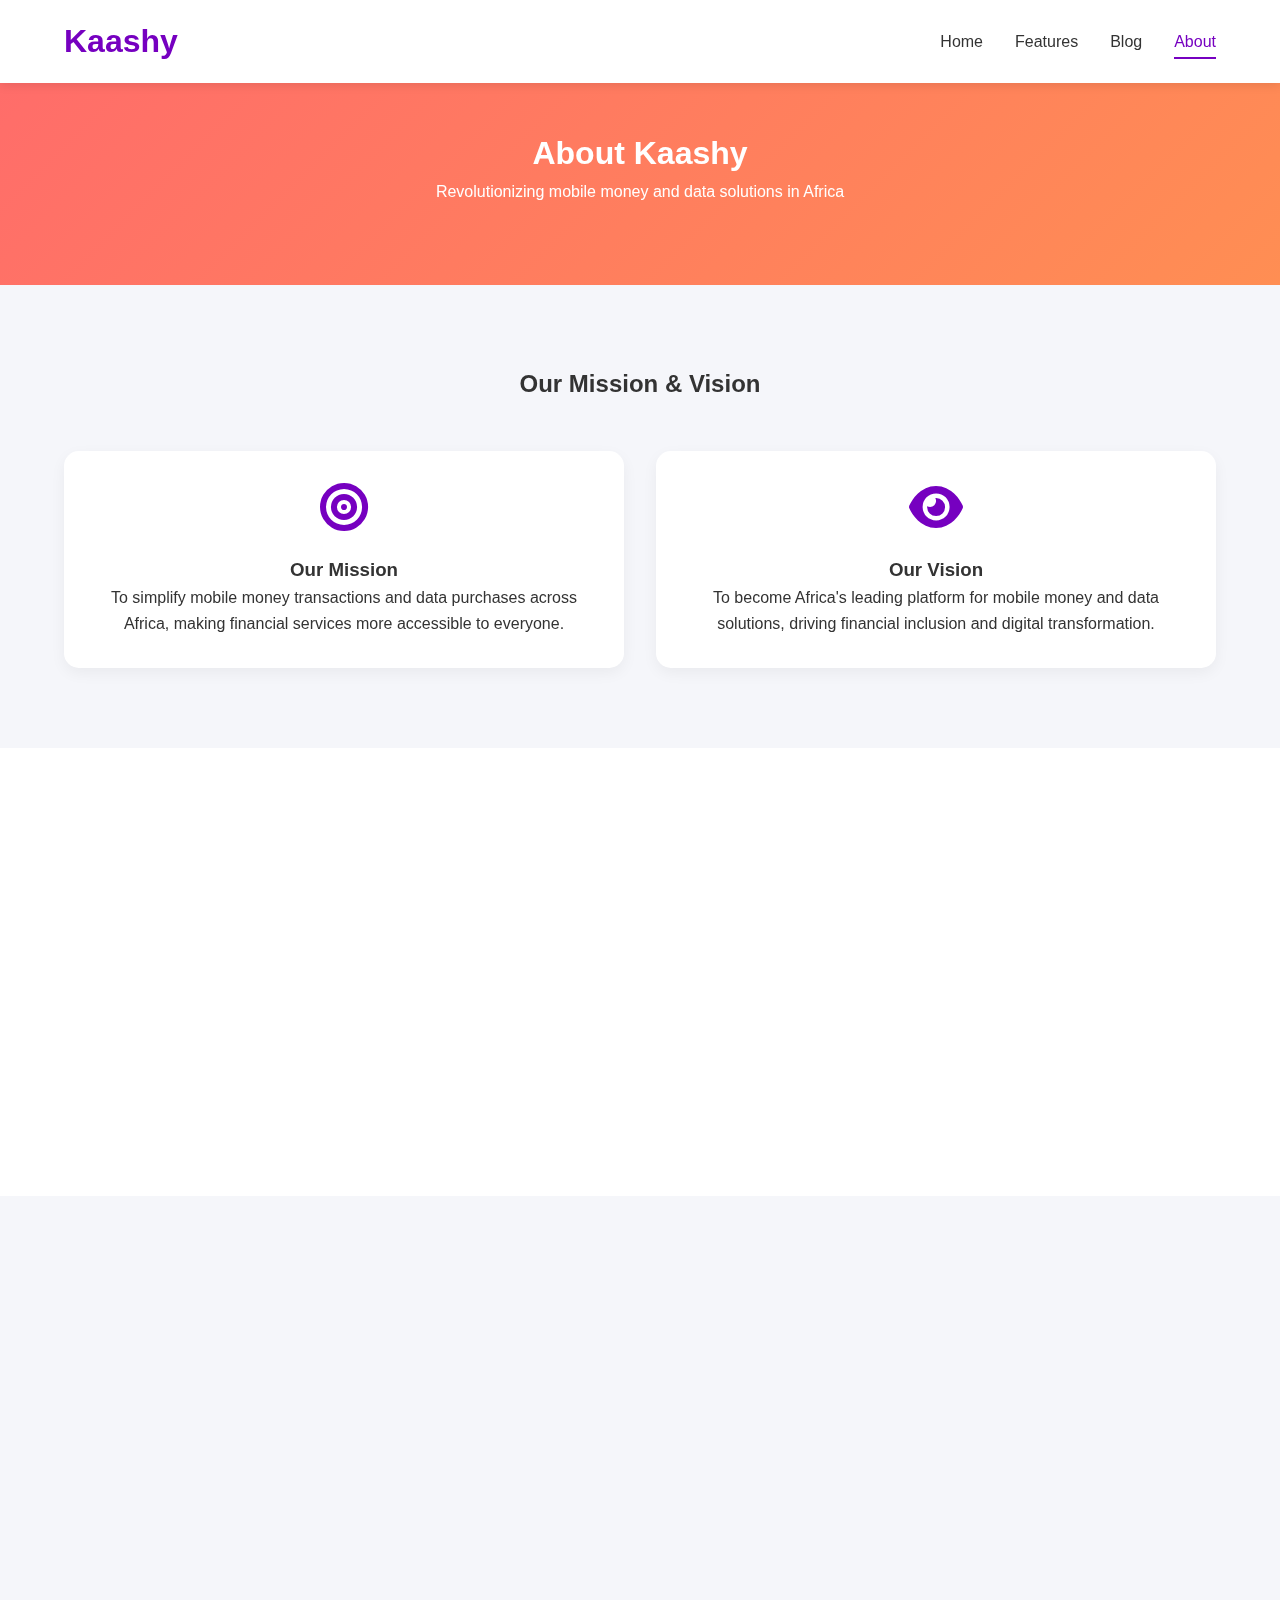
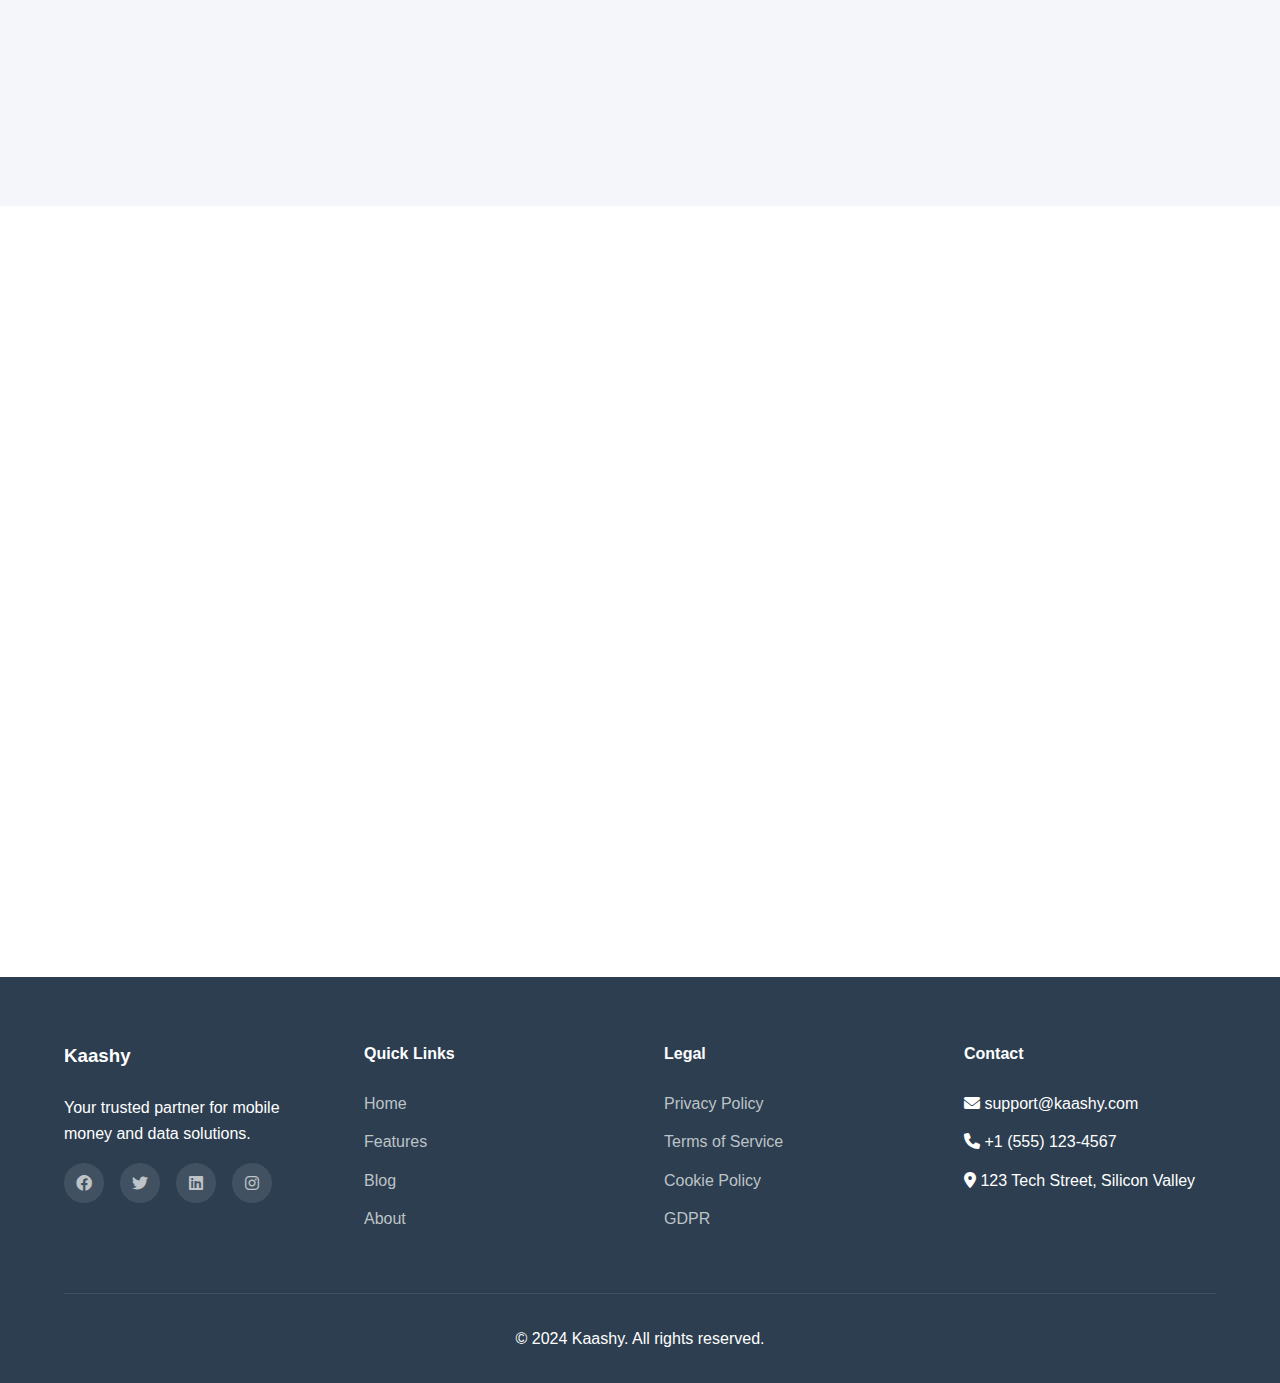
<file: about.html>
<!DOCTYPE html>
<html lang="en">
<head>
    <meta charset="UTF-8">
    <meta name="viewport" content="width=device-width, initial-scale=1.0">
    <title>About - Kaashy</title>
    <link rel="stylesheet" href="styles.css">
    <link rel="stylesheet" href="css/about.css">
    <link rel="stylesheet" href="https://cdnjs.cloudflare.com/ajax/libs/font-awesome/6.0.0/css/all.min.css">
    <link href="https://unpkg.com/aos@2.3.1/dist/aos.css" rel="stylesheet">
</head>
<body>
    <!-- Header -->
    <header class="header">
        <div class="logo">
            <h1>Kaashy</h1>
        </div>
        <nav class="nav-desktop">
            <ul>
                <li><a href="index.html">Home</a></li>
                <li><a href="features.html">Features</a></li>
                <li><a href="blog.html">Blog</a></li>
                <li><a href="about.html" class="active">About</a></li>
            </ul>
        </nav>
        <div class="hamburger">
            <span></span>
            <span></span>
            <span></span>
        </div>
    </header>

    <!-- Mobile Menu -->
    <div class="mobile-menu">
        <div class="close-btn">×</div>
        <ul>
            <li><a href="index.html">Home</a></li>
            <li><a href="features.html">Features</a></li>
            <li><a href="blog.html">Blog</a></li>
            <li><a href="about.html">About</a></li>
        </ul>
    </div>

    <!-- About Hero -->
    <section class="about-hero">
        <h1 data-aos="fade-up">About Kaashy</h1>
        <p data-aos="fade-up" data-aos-delay="100">Revolutionizing mobile money and data solutions in Africa</p>
    </section>

    <!-- Mission & Vision -->
    <section class="about-section">
        <h2 data-aos="fade-up">Our Mission & Vision</h2>
        <div class="mission-vision">
            <div class="mission-card" data-aos="fade-up">
                <i class="fas fa-bullseye"></i>
                <h3>Our Mission</h3>
                <p>To simplify mobile money transactions and data purchases across Africa, making financial services more accessible to everyone.</p>
            </div>
            <div class="vision-card" data-aos="fade-up" data-aos-delay="100">
                <i class="fas fa-eye"></i>
                <h3>Our Vision</h3>
                <p>To become Africa's leading platform for mobile money and data solutions, driving financial inclusion and digital transformation.</p>
            </div>
        </div>
    </section>

    <!-- Our Values -->
    <section class="about-section">
        <h2 data-aos="fade-up">Our Values</h2>
        <div class="values-grid">
            <div class="value-card" data-aos="fade-up">
                <i class="fas fa-users"></i>
                <h3>Financial Inclusion</h3>
                <p>Making financial services accessible to everyone</p>
            </div>
            <div class="value-card" data-aos="fade-up" data-aos-delay="100">
                <i class="fas fa-shield-alt"></i>
                <h3>Trust & Security</h3>
                <p>Ensuring safe and secure transactions</p>
            </div>
            <div class="value-card" data-aos="fade-up" data-aos-delay="200">
                <i class="fas fa-bolt"></i>
                <h3>Innovation</h3>
                <p>Constantly improving our services</p>
            </div>
            <div class="value-card" data-aos="fade-up" data-aos-delay="300">
                <i class="fas fa-heart"></i>
                <h3>Customer First</h3>
                <p>Putting our users' needs first</p>
            </div>
        </div>
    </section>

    <!-- Our Team -->
    <section class="about-section">
        <h2 data-aos="fade-up">Meet Our Co-Founders</h2>
        <div class="team-grid">
            <div class="team-member" data-aos="fade-up">
                <img src="CEO.jpg" alt="Abdirahman Bile" class="team-image circle-image">
                <div class="team-info">
                    <h3>Abdirahman Bile</h3>
                    <p>Co-Founder & CEO</p>
                    <div class="team-social">
                        <a href="#"><i class="fab fa-linkedin"></i></a>
                        <a href="#"><i class="fab fa-twitter"></i></a>
                        <a href="#"><i class="fas fa-envelope"></i></a>
                    </div>
                </div>
            </div>
            <div class="team-member" data-aos="fade-up" data-aos-delay="100">
                <img src="CEO.jpg" alt="Shafi Abdirahman" class="team-image circle-image">
                <div class="team-info">
                    <h3>Shafi Abdirahman</h3>
                    <p>Co-Founder & CTO</p>
                    <div class="team-social">
                        <a href="#"><i class="fab fa-linkedin"></i></a>
                        <a href="#"><i class="fab fa-twitter"></i></a>
                        <a href="#"><i class="fas fa-envelope"></i></a>
                    </div>
                </div>
            </div>
        </div>
    </section>

    <!-- Contact Form Section -->
    <section class="about-section">
        <h2 data-aos="fade-up">Get in Touch</h2>
        <div class="contact-container" data-aos="fade-up">
            <div class="contact-info">
                <div class="info-item">
                    <i class="fas fa-map-marker-alt"></i>
                    <div>
                        <h3>Our Location</h3>
                        <p>123 Tech Street, Silicon Valley</p>
                    </div>
                </div>
                <div class="info-item">
                    <i class="fas fa-phone"></i>
                    <div>
                        <h3>Phone Number</h3>
                        <p>+1 (555) 123-4567</p>
                    </div>
                </div>
                <div class="info-item">
                    <i class="fas fa-envelope"></i>
                    <div>
                        <h3>Email Address</h3>
                        <p>support@kaashy.com</p>
                    </div>
                </div>
            </div>
            <form class="contact-form" id="contactForm">
                <div class="form-group">
                    <input type="text" id="name" name="name" required>
                    <label for="name">Your Name</label>
                </div>
                <div class="form-group">
                    <input type="email" id="email" name="email" required>
                    <label for="email">Your Email</label>
                </div>
                <div class="form-group">
                    <input type="text" id="subject" name="subject" required>
                    <label for="subject">Subject</label>
                </div>
                <div class="form-group">
                    <textarea id="message" name="message" required></textarea>
                    <label for="message">Your Message</label>
                </div>
                <button type="submit" class="btn primary">Send Message</button>
            </form>
        </div>
    </section>

    <!-- Footer -->
    <footer class="footer">
        <div class="footer-content">
            <div class="footer-section">
                <h3>Kaashy</h3>
                <p>Your trusted partner for mobile money and data solutions.</p>
                <div class="social-links">
                    <a href="#"><i class="fab fa-facebook"></i></a>
                    <a href="#"><i class="fab fa-twitter"></i></a>
                    <a href="#"><i class="fab fa-linkedin"></i></a>
                    <a href="#"><i class="fab fa-instagram"></i></a>
                </div>
            </div>
            <div class="footer-section">
                <h4>Quick Links</h4>
                <ul>
                    <li><a href="index.html">Home</a></li>
                    <li><a href="features.html">Features</a></li>
                    <li><a href="blog.html">Blog</a></li>
                    <li><a href="about.html">About</a></li>
                </ul>
            </div>
            <div class="footer-section">
                <h4>Legal</h4>
                <ul>
                    <li><a href="#">Privacy Policy</a></li>
                    <li><a href="#">Terms of Service</a></li>
                    <li><a href="#">Cookie Policy</a></li>
                    <li><a href="#">GDPR</a></li>
                </ul>
            </div>
            <div class="footer-section">
                <h4>Contact</h4>
                <ul>
                    <li><i class="fas fa-envelope"></i> support@kaashy.com</li>
                    <li><i class="fas fa-phone"></i> +1 (555) 123-4567</li>
                    <li><i class="fas fa-map-marker-alt"></i> 123 Tech Street, Silicon Valley</li>
                </ul>
            </div>
        </div>
        <div class="footer-bottom">
            <p>&copy; 2024 Kaashy. All rights reserved.</p>
        </div>
    </footer>

    <script src="https://unpkg.com/aos@2.3.1/dist/aos.js"></script>
    <script src="script.js"></script>
    <script src="js/about.js"></script>
</body>
</html>
</file>
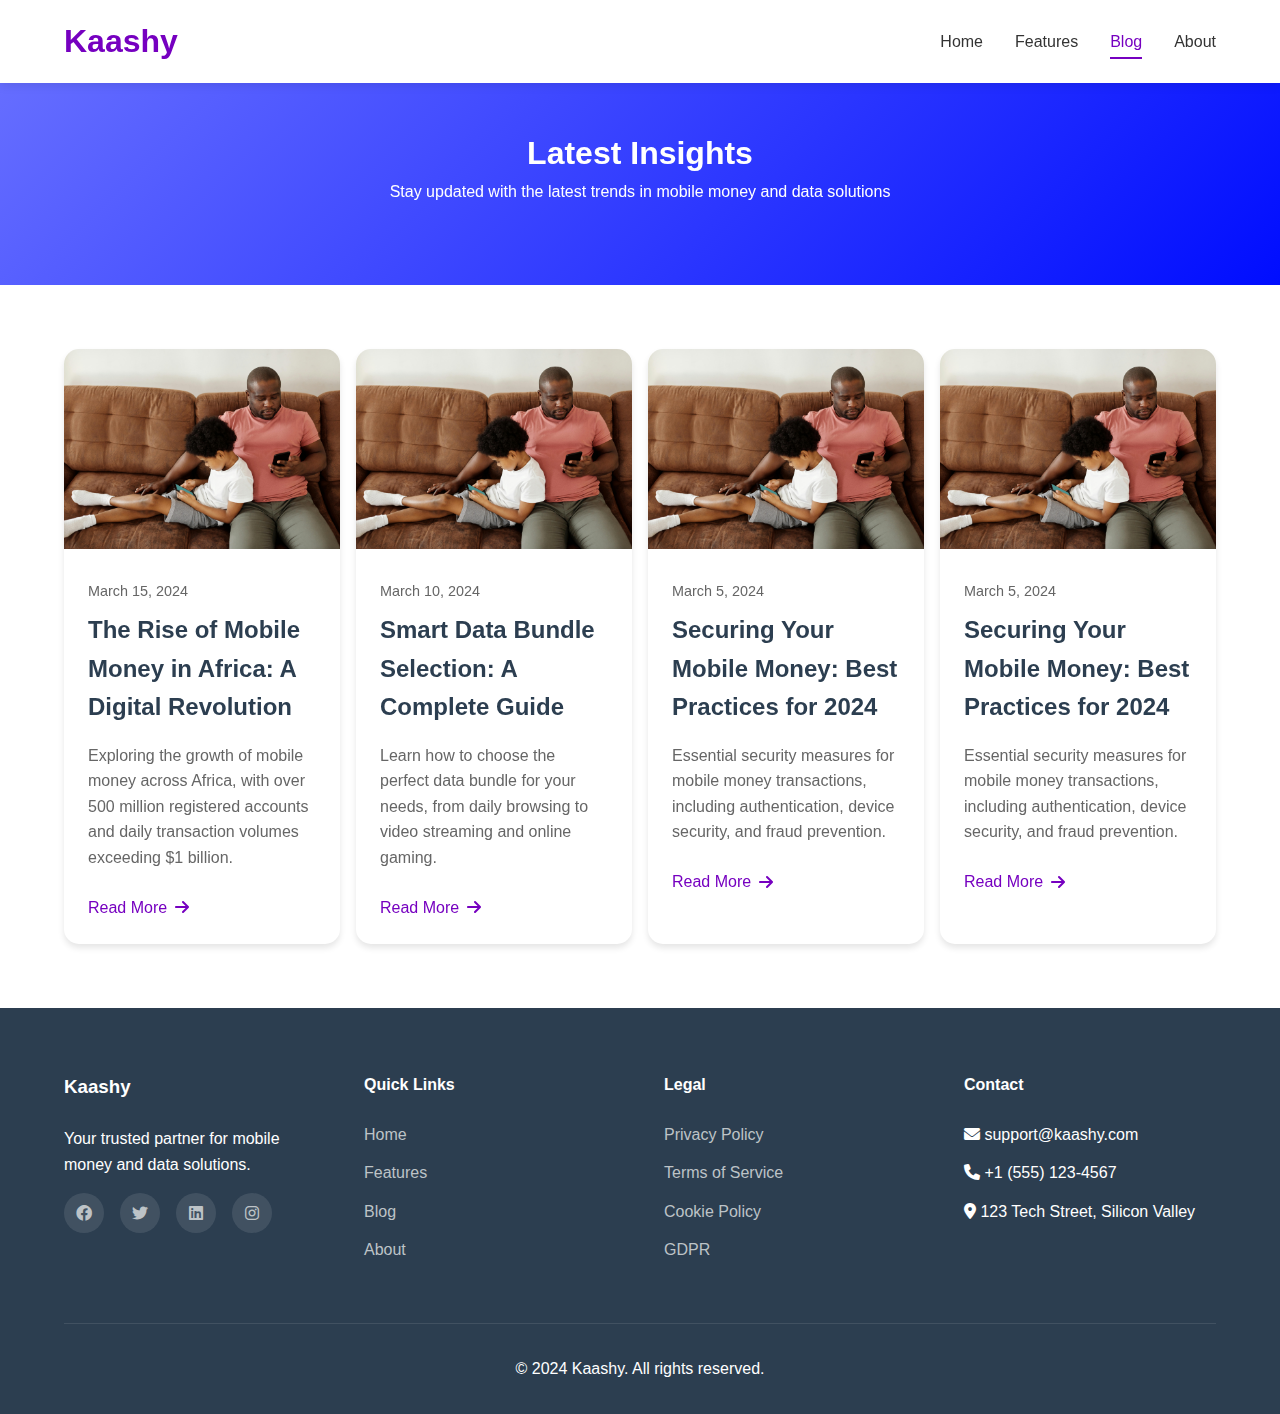
<file: blog.html>
<!DOCTYPE html>
<html lang="en">
<head>
    <meta charset="UTF-8">
    <meta name="viewport" content="width=device-width, initial-scale=1.0">
    <title>Blog - Kaashy</title>
    <link rel="stylesheet" href="styles.css">
    <link rel="stylesheet" href="https://cdnjs.cloudflare.com/ajax/libs/font-awesome/6.0.0/css/all.min.css">
    <link href="https://unpkg.com/aos@2.3.1/dist/aos.css" rel="stylesheet">
    <style>
        .blog-hero {
            background: linear-gradient(135deg, #6B73FF 0%, #000DFF 100%);
            color: white;
            padding: 8rem 5% 5rem;
            text-align: center;
        }
        .blog-grid {
            display: grid;
            grid-template-columns: repeat(auto-fit, minmax(200px, 1fr));
            gap: 1rem;
            padding: 4rem 5%;
            max-width: 1400px;
            margin: 0 auto;
        }
        .blog-card {
            background: white;
            border-radius: 15px;
            overflow: hidden;
            box-shadow: 0 4px 6px rgba(0, 0, 0, 0.1);
            transition: transform 0.3s ease;
        }
        .blog-card:hover {
            transform: translateY(-5px);
        }
        .blog-image {
            width: 100%;
            height: 200px;
            object-fit: cover;
        }
        .blog-content {
            padding: 1.5rem;
        }
        .blog-date {
            color: #666;
            font-size: 0.9rem;
            margin-bottom: 0.5rem;
        }
        .blog-title {
            color: var(--secondary-color);
            margin-bottom: 1rem;
            font-size: 1.5rem;
        }
        .blog-excerpt {
            color: #666;
            margin-bottom: 1.5rem;
            line-height: 1.6;
        }
        .read-more {
            color: var(--primary-color);
            text-decoration: none;
            display: flex;
            align-items: center;
            gap: 0.5rem;
            font-weight: 500;
        }
        .read-more:hover {
            text-decoration: underline;
        }
    </style>
</head>
<body>
    <!-- Header -->
    <header class="header">
        <div class="logo">
            <h1>Kaashy</h1>
        </div>
        <nav class="nav-desktop">
            <ul>
                <li><a href="index.html">Home</a></li>
                <li><a href="features.html">Features</a></li>
                <li><a href="blog.html" class="active">Blog</a></li>
                <li><a href="about.html">About</a></li>
            </ul>
        </nav>
        <div class="hamburger">
            <span></span>
            <span></span>
            <span></span>
        </div>
    </header>

    <!-- Mobile Menu -->
    <div class="mobile-menu">
        <div class="close-btn">×</div>
        <ul>
            <li><a href="index.html">Home</a></li>
            <li><a href="features.html">Features</a></li>
            <li><a href="blog.html">Blog</a></li>
            <li><a href="about.html">About</a></li>
        </ul>
    </div>

    <!-- Blog Hero -->
    <section class="blog-hero">
        <h1 data-aos="fade-up">Latest Insights</h1>
        <p data-aos="fade-up" data-aos-delay="100">Stay updated with the latest trends in mobile money and data solutions</p>
    </section>

    <!-- Blog Grid -->
    <section class="blog-grid">
        <article class="blog-card" data-aos="fade-up">
            <img src="art.jpg" alt="Mobile Money Revolution" class="blog-image">
            <div class="blog-content">
                <div class="blog-date">March 15, 2024</div>
                <h2 class="blog-title">The Rise of Mobile Money in Africa: A Digital Revolution</h2>
                <p class="blog-excerpt">Exploring the growth of mobile money across Africa, with over 500 million registered accounts and daily transaction volumes exceeding $1 billion.</p>
                <a href="articles/mobile-money-revolution.html" class="read-more">Read More <i class="fas fa-arrow-right"></i></a>
            </div>
        </article>

        <article class="blog-card" data-aos="fade-up" data-aos-delay="100">
            <img src="art.jpg" alt="Data Bundles Guide" class="blog-image">
            <div class="blog-content">
                <div class="blog-date">March 10, 2024</div>
                <h2 class="blog-title">Smart Data Bundle Selection: A Complete Guide</h2>
                <p class="blog-excerpt">Learn how to choose the perfect data bundle for your needs, from daily browsing to video streaming and online gaming.</p>
                <a href="articles/data-bundle-guide.html" class="read-more">Read More <i class="fas fa-arrow-right"></i></a>
            </div>
        </article>

        <article class="blog-card" data-aos="fade-up" data-aos-delay="200">
            <img src="art.jpg" alt="Mobile Security" class="blog-image">
            <div class="blog-content">
                <div class="blog-date">March 5, 2024</div>
                <h2 class="blog-title">Securing Your Mobile Money: Best Practices for 2024</h2>
                <p class="blog-excerpt">Essential security measures for mobile money transactions, including authentication, device security, and fraud prevention.</p>
                <a href="articles/mobile-security.html" class="read-more">Read More <i class="fas fa-arrow-right"></i></a>
            </div>
        </article>

        <article class="blog-card" data-aos="fade-up" data-aos-delay="200">
            <img src="art.jpg" alt="Mobile Security" class="blog-image">
            <div class="blog-content">
                <div class="blog-date">March 5, 2024</div>
                <h2 class="blog-title">Securing Your Mobile Money: Best Practices for 2024</h2>
                <p class="blog-excerpt">Essential security measures for mobile money transactions, including authentication, device security, and fraud prevention.</p>
                <a href="articles/mobile-security.html" class="read-more">Read More <i class="fas fa-arrow-right"></i></a>
            </div>
        </article>
    </section>

    <!-- Footer -->
    <footer class="footer">
        <div class="footer-content">
            <div class="footer-section">
                <h3>Kaashy</h3>
                <p>Your trusted partner for mobile money and data solutions.</p>
                <div class="social-links">
                    <a href="#"><i class="fab fa-facebook"></i></a>
                    <a href="#"><i class="fab fa-twitter"></i></a>
                    <a href="#"><i class="fab fa-linkedin"></i></a>
                    <a href="#"><i class="fab fa-instagram"></i></a>
                </div>
            </div>
            <div class="footer-section">
                <h4>Quick Links</h4>
                <ul>
                    <li><a href="index.html">Home</a></li>
                    <li><a href="features.html">Features</a></li>
                    <li><a href="blog.html">Blog</a></li>
                    <li><a href="about.html">About</a></li>
                </ul>
            </div>
            <div class="footer-section">
                <h4>Legal</h4>
                <ul>
                    <li><a href="#">Privacy Policy</a></li>
                    <li><a href="#">Terms of Service</a></li>
                    <li><a href="#">Cookie Policy</a></li>
                    <li><a href="#">GDPR</a></li>
                </ul>
            </div>
            <div class="footer-section">
                <h4>Contact</h4>
                <ul>
                    <li><i class="fas fa-envelope"></i> support@kaashy.com</li>
                    <li><i class="fas fa-phone"></i> +1 (555) 123-4567</li>
                    <li><i class="fas fa-map-marker-alt"></i> 123 Tech Street, Silicon Valley</li>
                </ul>
            </div>
        </div>
        <div class="footer-bottom">
            <p>&copy; 2024 Kaashy. All rights reserved.</p>
        </div>
    </footer>

    <script src="https://unpkg.com/aos@2.3.1/dist/aos.js"></script>
    <script src="script.js"></script>
</body>
</html>
</file>
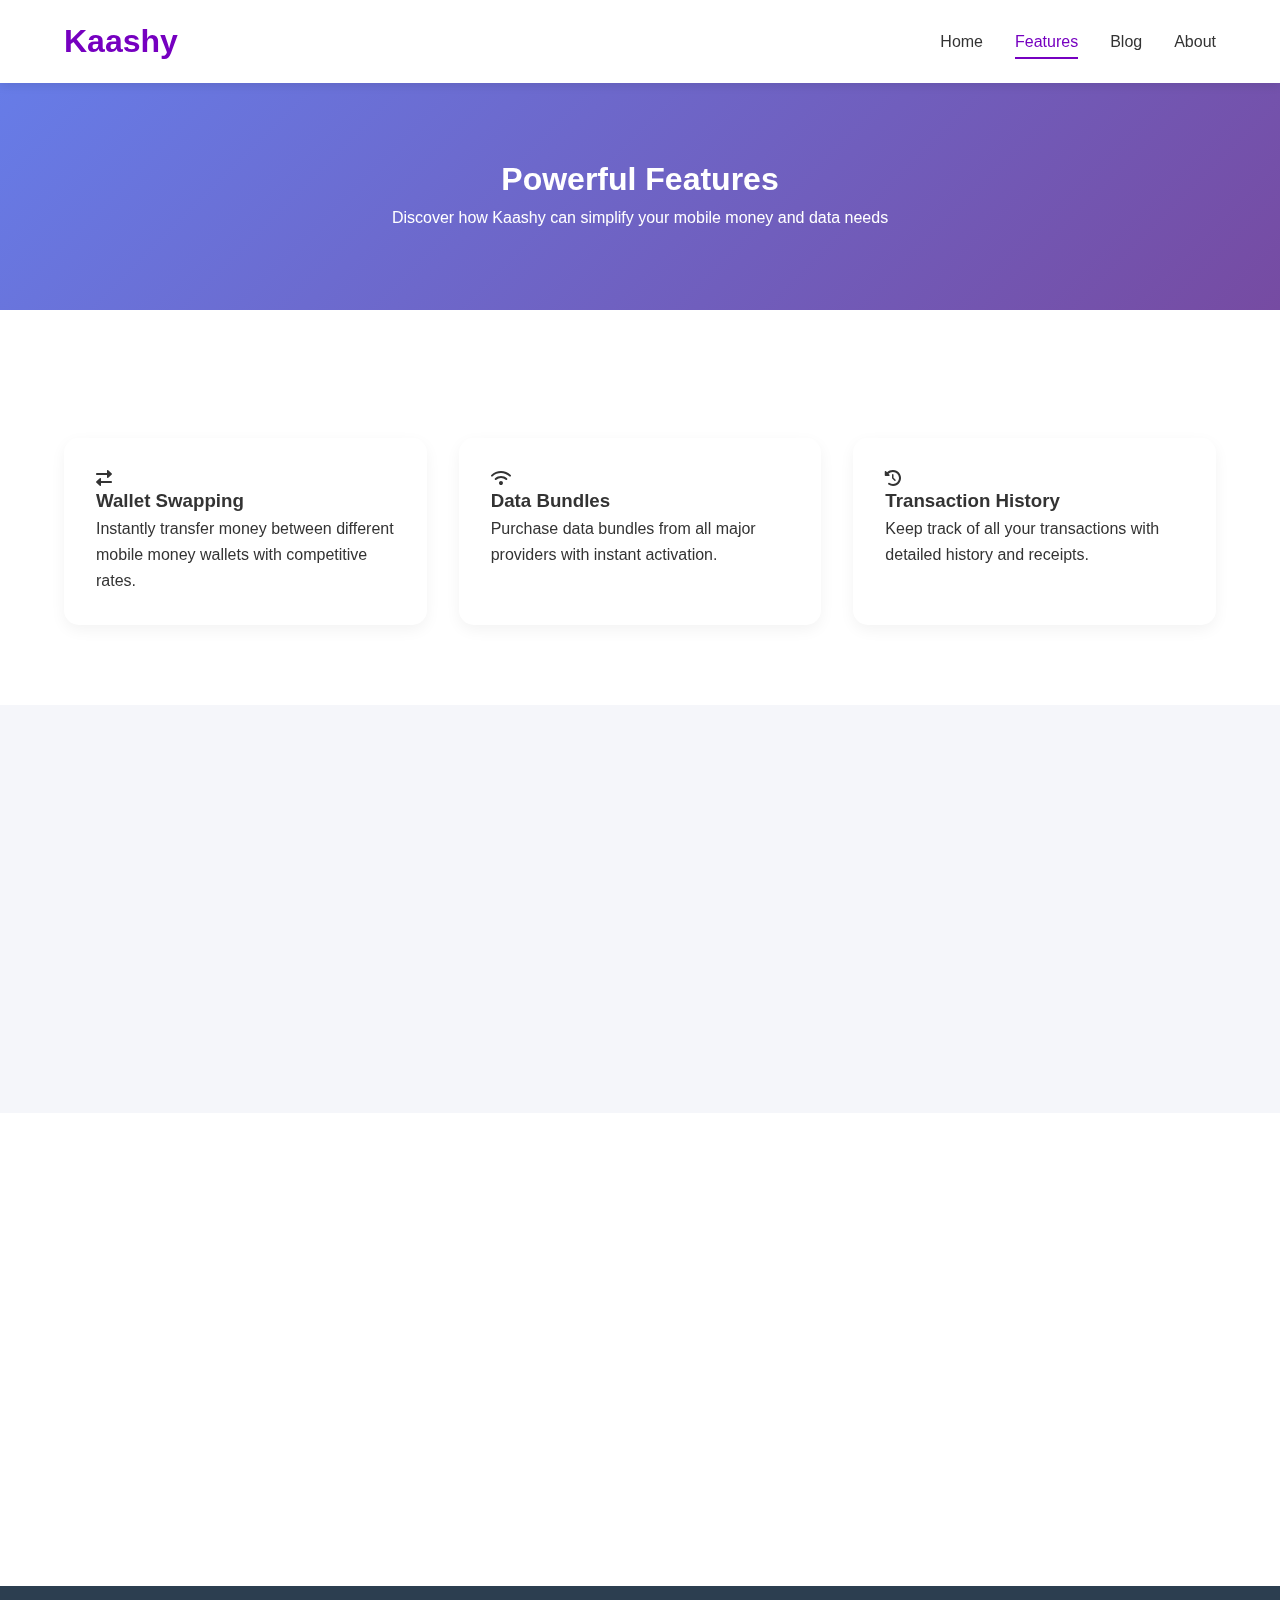
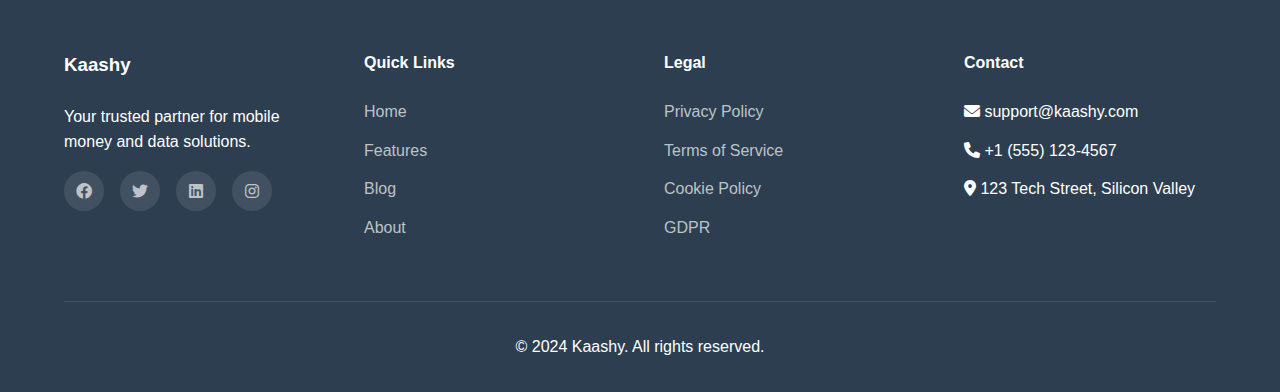
<file: features.html>
cm<!DOCTYPE html>
<html lang="en">
<head>
    <meta charset="UTF-8">
    <meta name="viewport" content="width=device-width, initial-scale=1.0">
    <title>Features - Kaashy</title>
    <link rel="stylesheet" href="styles.css">
    <link rel="stylesheet" href="https://cdnjs.cloudflare.com/ajax/libs/font-awesome/6.0.0/css/all.min.css">
    <link href="https://unpkg.com/aos@2.3.1/dist/aos.css" rel="stylesheet">
    <style>
        .features-hero {
            background: linear-gradient(135deg, #667eea 0%, #764ba2 100%);
            color: white;
            padding: 8rem 5% 5rem;
            text-align: center;
        }
        .feature-section { padding: 5rem 5%; }
        .feature-section:nth-child(even) { background: var(--light-gray); }
        .feature-grid {
            display: grid;
            grid-template-columns: repeat(auto-fit, minmax(300px, 1fr));
            gap: 2rem;
            margin-top: 3rem;
        }
        .feature-item {
            background: white;
            padding: 2rem;
            border-radius: 15px;
            box-shadow: 0 5px 15px rgba(0, 0, 0, 0.05);
            transition: var(--transition);
        }
        .feature-item:hover {
            transform: translateY(-5px);
            box-shadow: 0 15px 30px rgba(0, 0, 0, 0.1);
        }
        .faq-section { padding: 5rem 5%; background: white; }
        .faq-container { max-width: 800px; margin: 0 auto; }
        .faq-item {
            margin-bottom: 1rem;
            border: 1px solid #eee;
            border-radius: 8px;
            overflow: hidden;
        }
        .faq-question {
            padding: 1.5rem;
            background: white;
            cursor: pointer;
            display: flex;
            justify-content: space-between;
            align-items: center;
        }
        .faq-answer {
            padding: 0 1.5rem;
            max-height: 0;
            overflow: hidden;
            transition: max-height 0.3s ease;
        }
        .faq-item.active .faq-answer {
            padding: 1.5rem;
            max-height: 1000px;
        }
    </style>
</head>
<body>
    <!-- Header -->
    <header class="header">
        <div class="logo">
            <h1>Kaashy</h1>
        </div>
        <nav class="nav-desktop">
            <ul>
                <li><a href="index.html">Home</a></li>
                <li><a href="features.html" class="active">Features</a></li>
                <li><a href="blog.html">Blog</a></li>
                <li><a href="about.html">About</a></li>
            </ul>
        </nav>
        <div class="hamburger">
            <span></span>
            <span></span>
            <span></span>
        </div>
    </header>

    <!-- Mobile Menu -->
    <div class="mobile-menu">
        <div class="close-btn">×</div>
        <ul>
            <li><a href="index.html">Home</a></li>
            <li><a href="features.html">Features</a></li>
            <li><a href="blog.html">Blog</a></li>
            <li><a href="about.html">About</a></li>
        </ul>
    </div>

    <!-- Features Hero -->
    <section class="features-hero">
        <h1 data-aos="fade-up">Powerful Features</h1>
        <p data-aos="fade-up" data-aos-delay="100">Discover how Kaashy can simplify your mobile money and data needs</p>
    </section>

    <!-- Main Features -->
    <section class="feature-section">
        <div class="feature-grid">
            <div class="feature-item" data-aos="fade-up">
                <i class="fas fa-exchange-alt"></i>
                <h3>Wallet Swapping</h3>
                <p>Instantly transfer money between different mobile money wallets with competitive rates.</p>
            </div>
            <div class="feature-item" data-aos="fade-up" data-aos-delay="100">
                <i class="fas fa-wifi"></i>
                <h3>Data Bundles</h3>
                <p>Purchase data bundles from all major providers with instant activation.</p>
            </div>
            <div class="feature-item" data-aos="fade-up" data-aos-delay="200">
                <i class="fas fa-history"></i>
                <h3>Transaction History</h3>
                <p>Keep track of all your transactions with detailed history and receipts.</p>
            </div>
        </div>
    </section>

    <!-- Additional Features -->
    <section class="feature-section">
        <h2 data-aos="fade-up">More Features</h2>
        <div class="feature-grid">
            <div class="feature-item" data-aos="fade-up">
                <i class="fas fa-shield-alt"></i>
                <h3>Secure Transactions</h3>
                <p>Bank-grade security with end-to-end encryption for all transactions.</p>
            </div>
            <div class="feature-item" data-aos="fade-up" data-aos-delay="100">
                <i class="fas fa-bell"></i>
                <h3>Instant Notifications</h3>
                <p>Real-time notifications for all your transactions and data purchases.</p>
            </div>
            <div class="feature-item" data-aos="fade-up" data-aos-delay="200">
                <i class="fas fa-headset"></i>
                <h3>24/7 Support</h3>
                <p>Round-the-clock customer support for all your queries and concerns.</p>
            </div>
        </div>
    </section>

    <!-- FAQ Section -->
    <section class="faq-section">
        <h2 data-aos="fade-up">Frequently Asked Questions</h2>
        <div class="faq-container">
            <div class="faq-item" data-aos="fade-up">
                <div class="faq-question">
                    How does wallet swapping work?
                    <i class="fas fa-chevron-down"></i>
                </div>
                <div class="faq-answer">
                    <p>Kaashy allows you to transfer money between different mobile money wallets instantly. Simply select your source and destination wallets, enter the amount, and confirm the transaction. The transfer is completed within seconds.</p>
                </div>
            </div>
            <div class="faq-item" data-aos="fade-up" data-aos-delay="100">
                <div class="faq-question">
                    Which mobile money providers are supported?
                    <i class="fas fa-chevron-down"></i>
                </div>
                <div class="faq-answer">
                    <p>Kaashy supports all major mobile money providers in your region. This includes M-Pesa, Airtel Money, Tigo Pesa, and more. We're constantly adding support for new providers.</p>
                </div>
            </div>
            <div class="faq-item" data-aos="fade-up" data-aos-delay="200">
                <div class="faq-question">
                    How secure are my transactions?
                    <i class="fas fa-chevron-down"></i>
                </div>
                <div class="faq-answer">
                    <p>All transactions on Kaashy are protected with bank-grade security measures, including end-to-end encryption and multi-factor authentication. Your money and personal information are always safe with us.</p>
                </div>
            </div>
        </div>
    </section>

    <!-- Footer -->
    <footer class="footer">
        <div class="footer-content">
            <div class="footer-section">
                <h3>Kaashy</h3>
                <p>Your trusted partner for mobile money and data solutions.</p>
                <div class="social-links">
                    <a href="#"><i class="fab fa-facebook"></i></a>
                    <a href="#"><i class="fab fa-twitter"></i></a>
                    <a href="#"><i class="fab fa-linkedin"></i></a>
                    <a href="#"><i class="fab fa-instagram"></i></a>
                </div>
            </div>
            <div class="footer-section">
                <h4>Quick Links</h4>
                <ul>
                    <li><a href="index.html">Home</a></li>
                    <li><a href="features.html">Features</a></li>
                    <li><a href="blog.html">Blog</a></li>
                    <li><a href="about.html">About</a></li>
                </ul>
            </div>
            <div class="footer-section">
                <h4>Legal</h4>
                <ul>
                    <li><a href="#">Privacy Policy</a></li>
                    <li><a href="#">Terms of Service</a></li>
                    <li><a href="#">Cookie Policy</a></li>
                    <li><a href="#">GDPR</a></li>
                </ul>
            </div>
            <div class="footer-section">
                <h4>Contact</h4>
                <ul>
                    <li><i class="fas fa-envelope"></i> support@kaashy.com</li>
                    <li><i class="fas fa-phone"></i> +1 (555) 123-4567</li>
                    <li><i class="fas fa-map-marker-alt"></i> 123 Tech Street, Silicon Valley</li>
                </ul>
            </div>
        </div>
        <div class="footer-bottom">
            <p>&copy; 2024 Kaashy. All rights reserved.</p>
        </div>
    </footer>

    <script src="https://unpkg.com/aos@2.3.1/dist/aos.js"></script>
    <script src="script.js"></script>
    <script>
        // FAQ Accordion
        document.querySelectorAll('.faq-question').forEach(question => {
            question.addEventListener('click', () => {
                const faqItem = question.parentElement;
                faqItem.classList.toggle('active');
            });
        });
    </script>
</body>
</html>
</file>
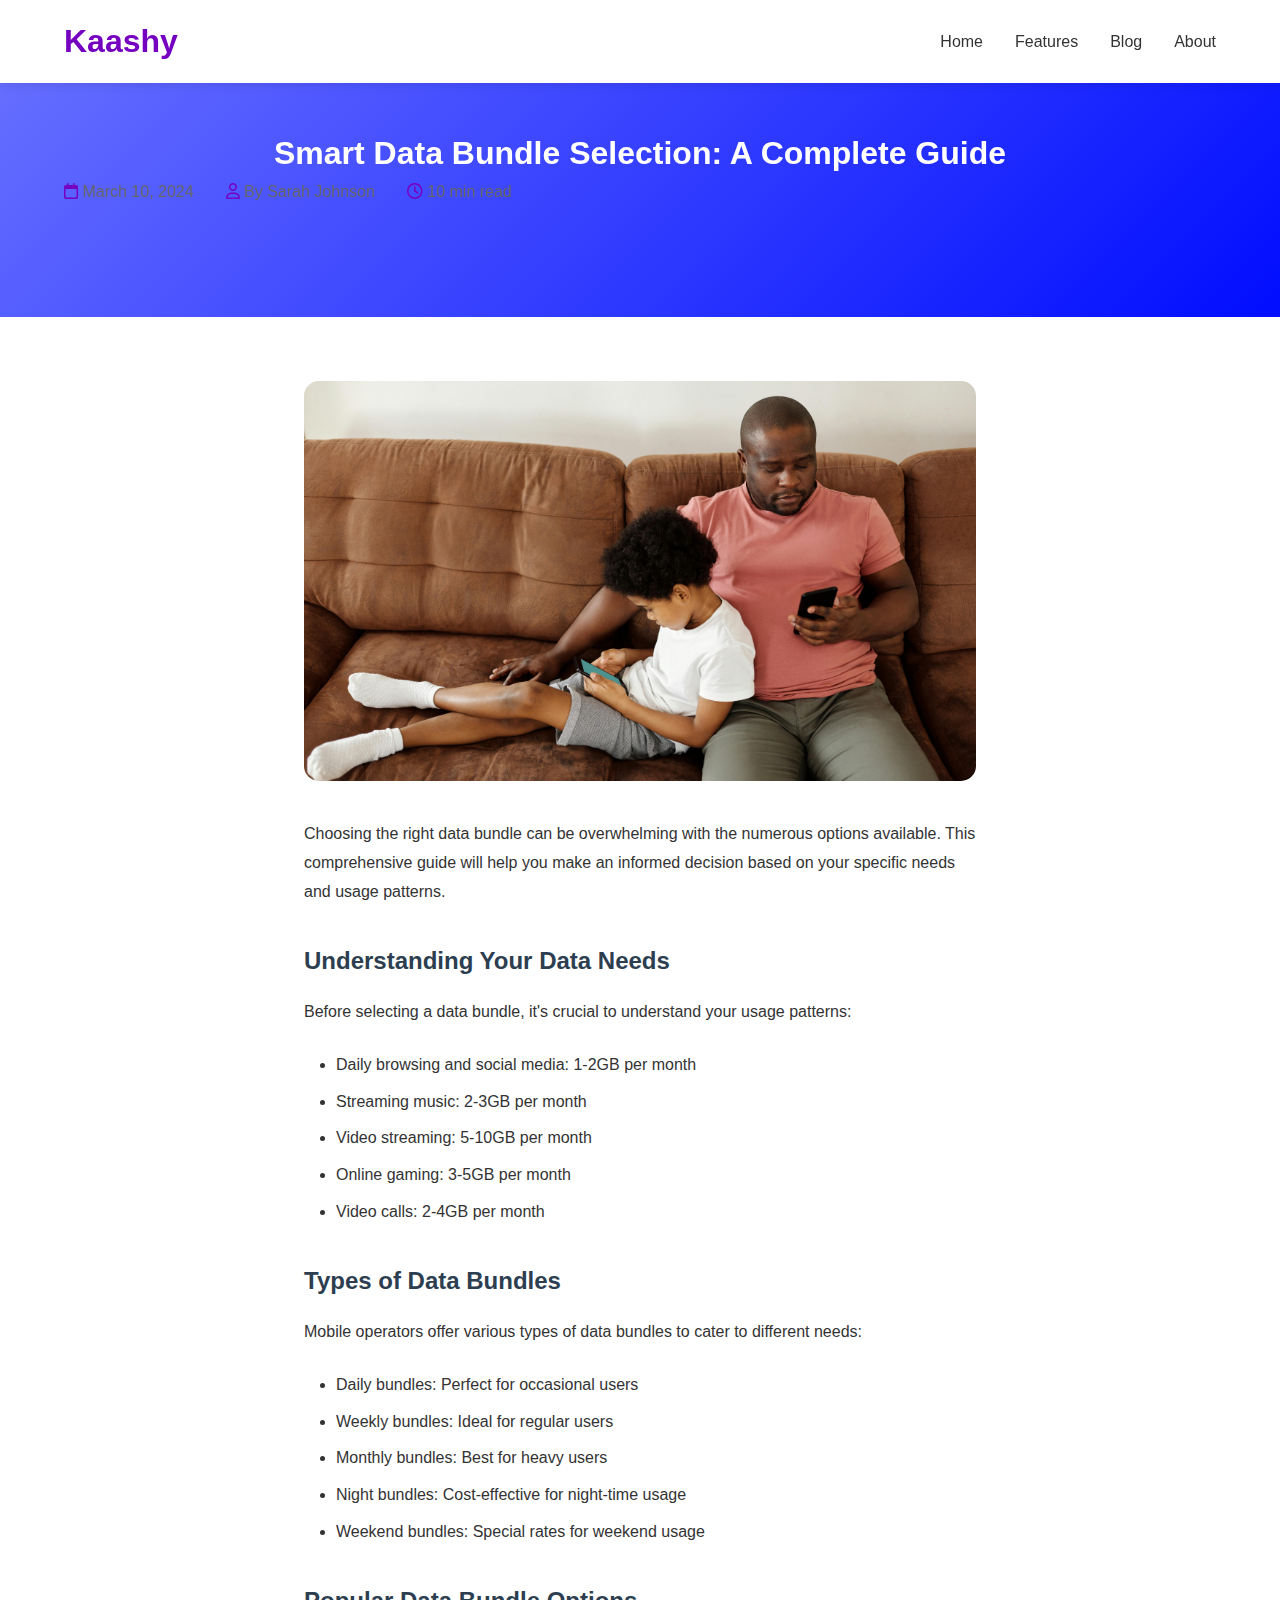
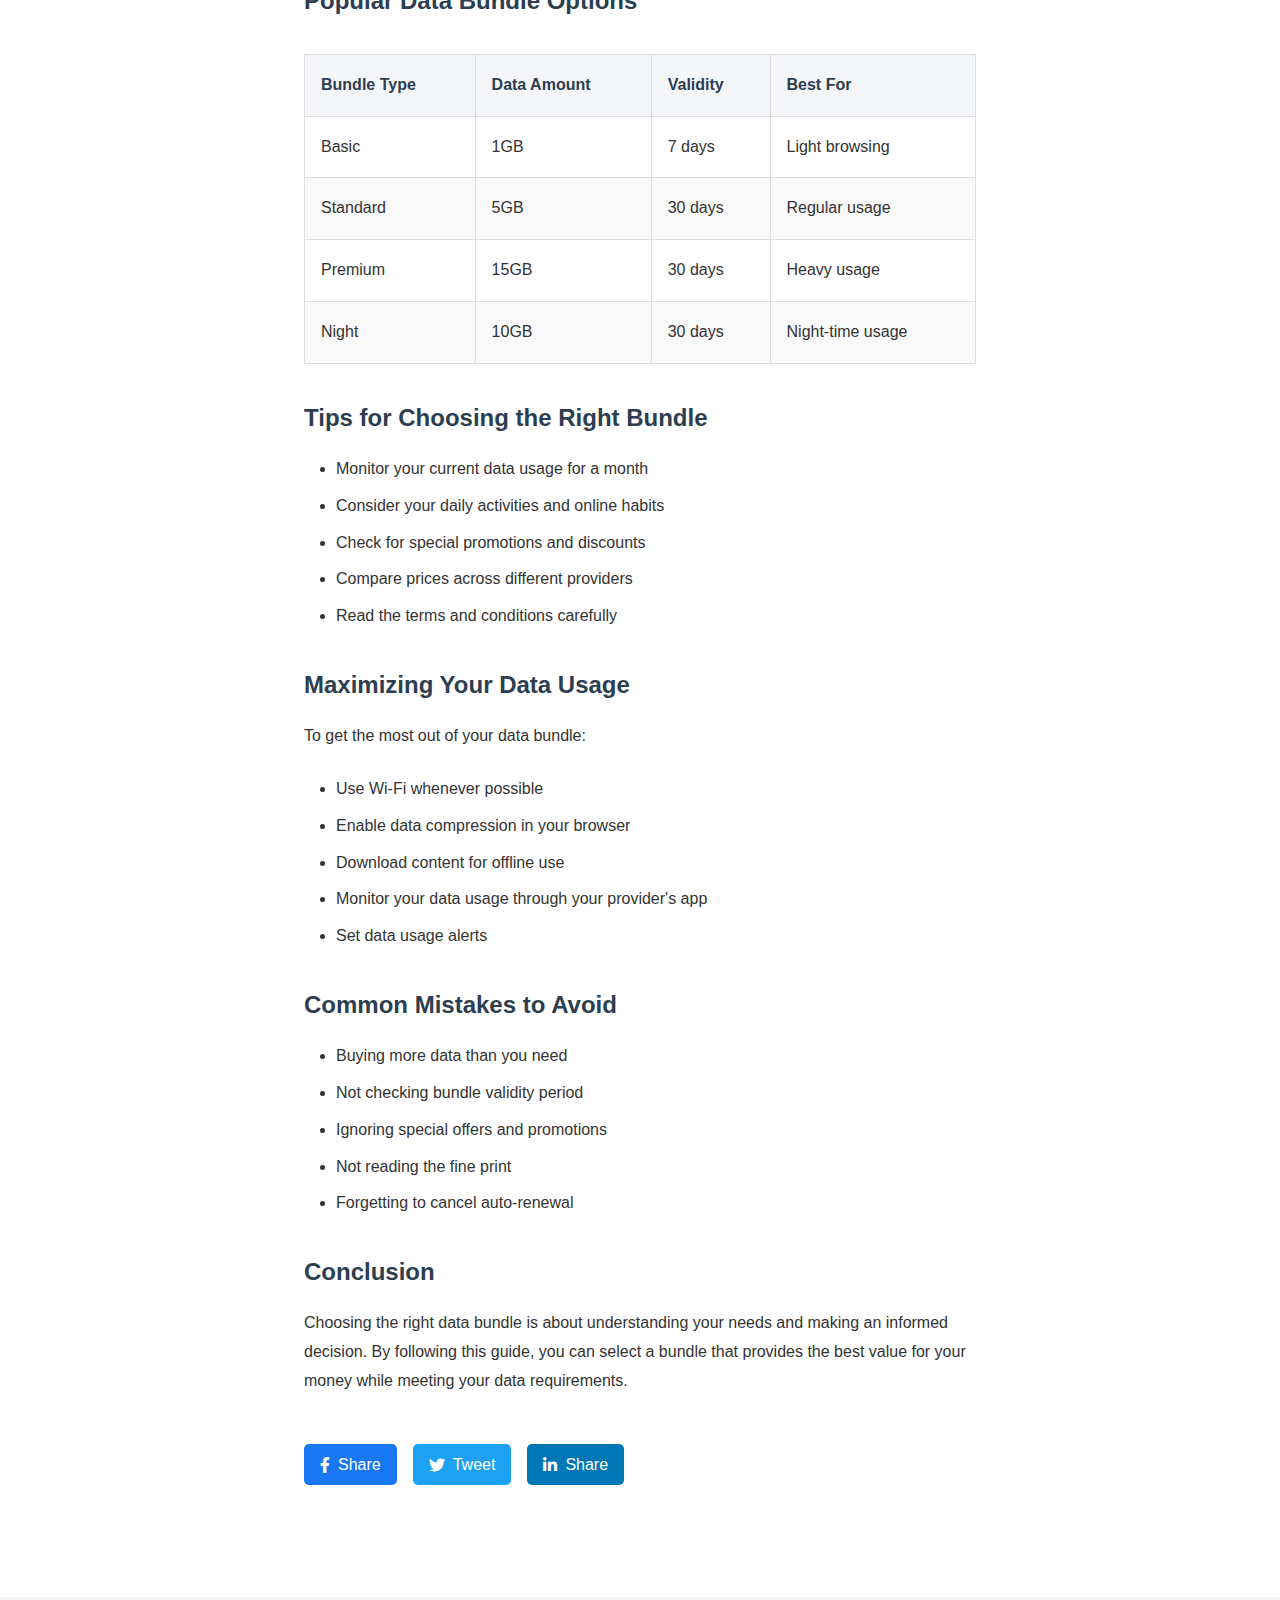
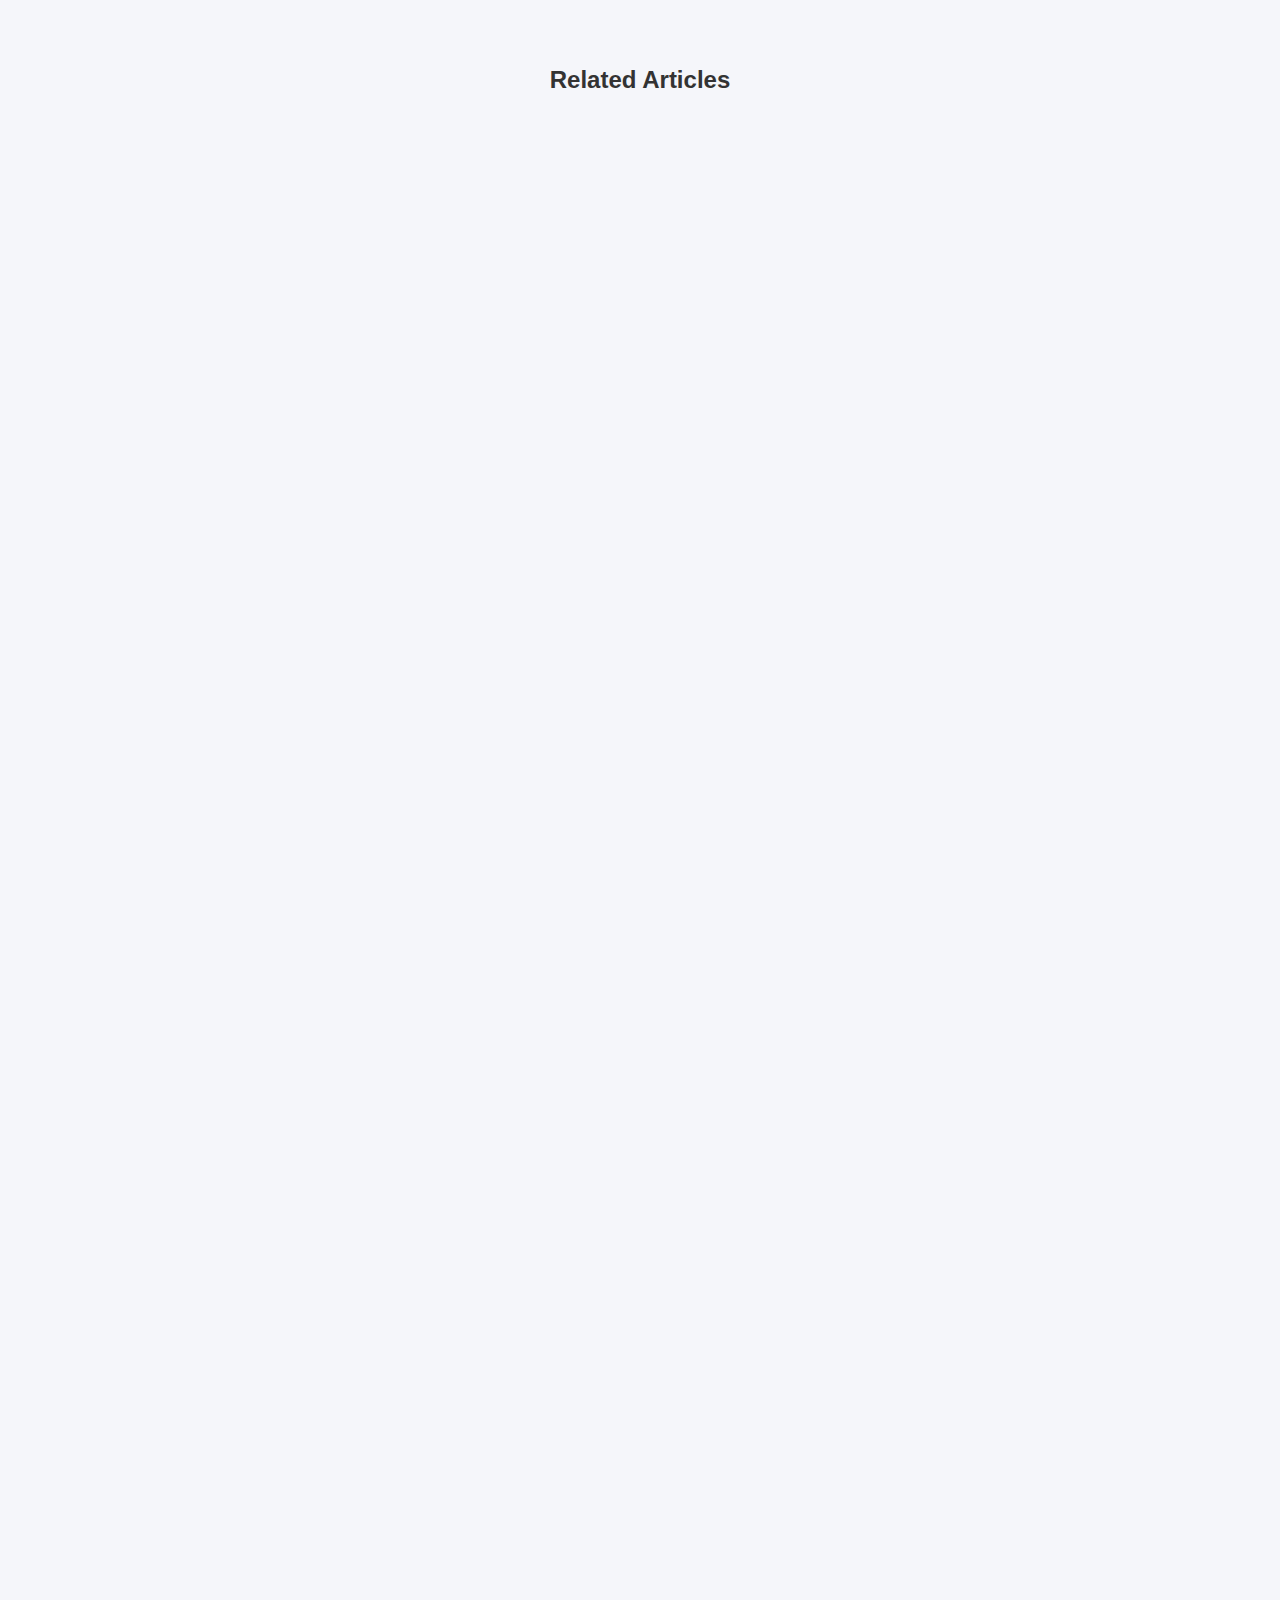
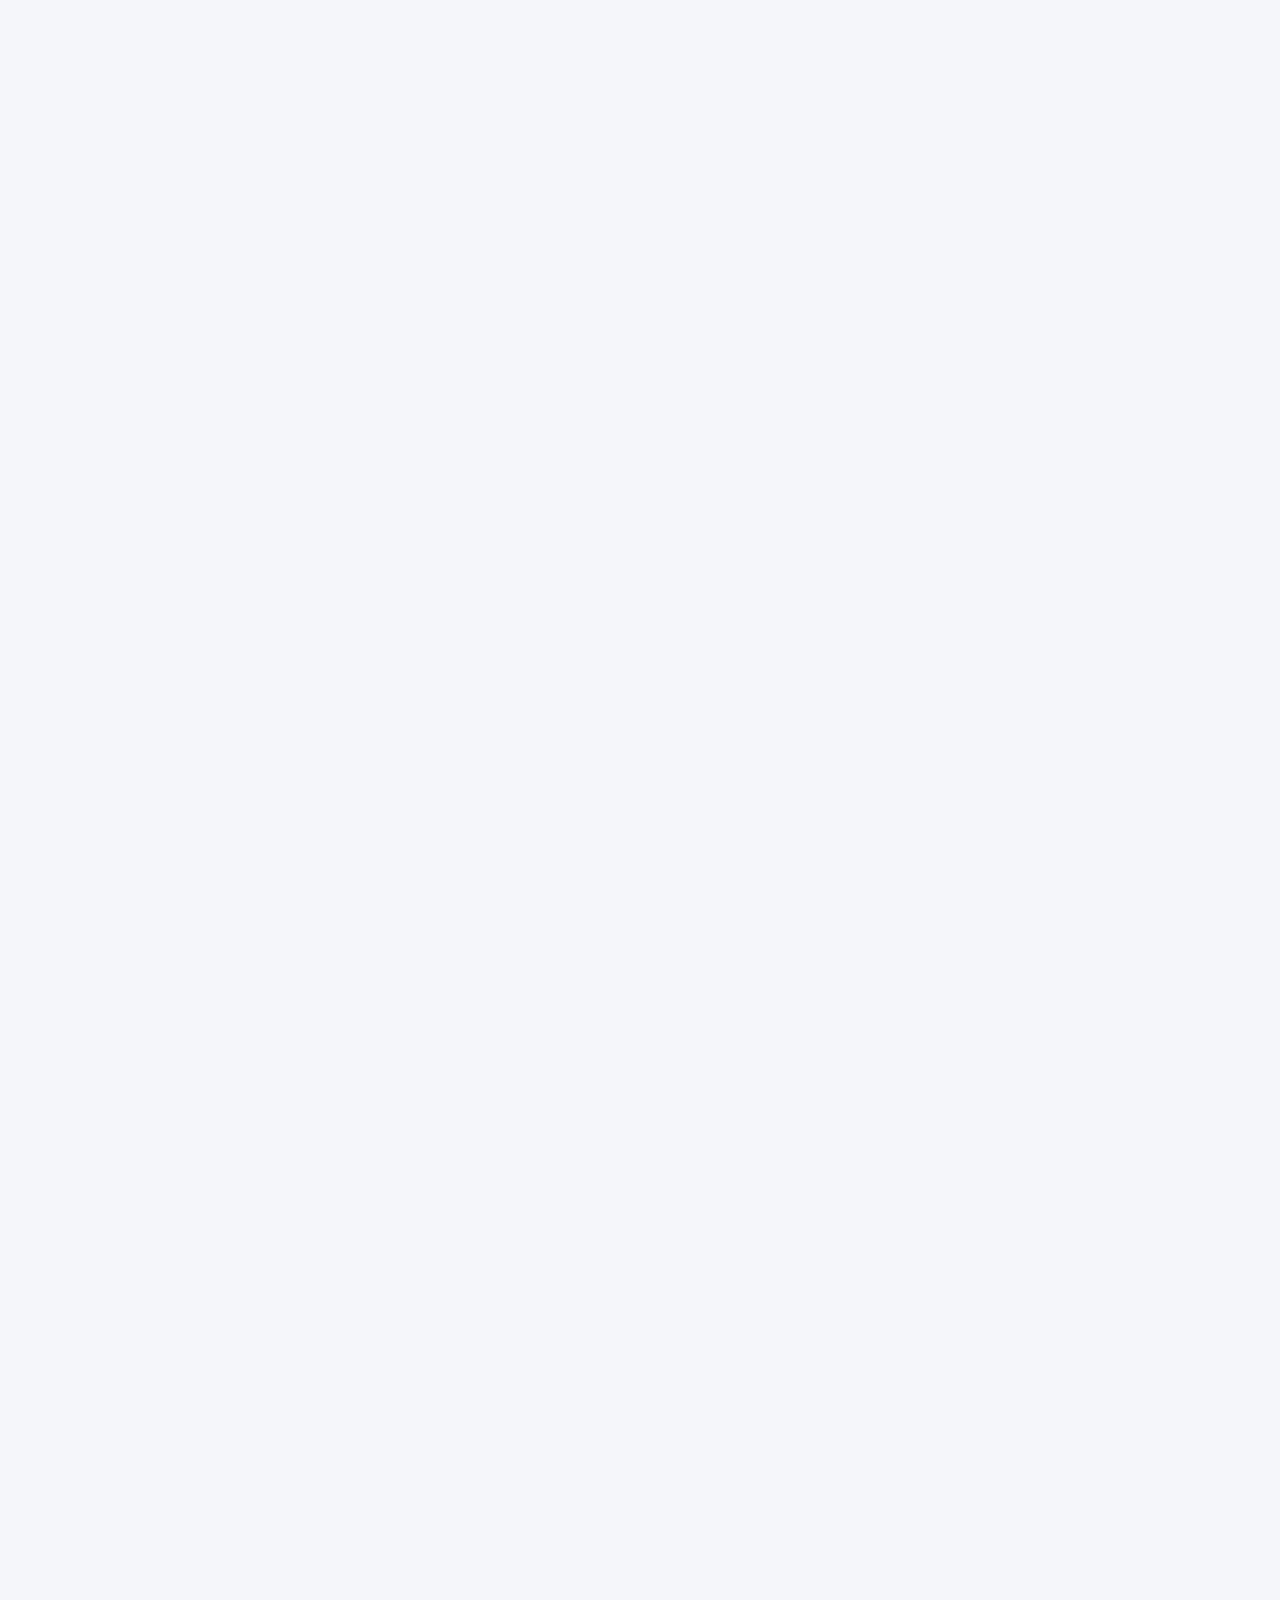
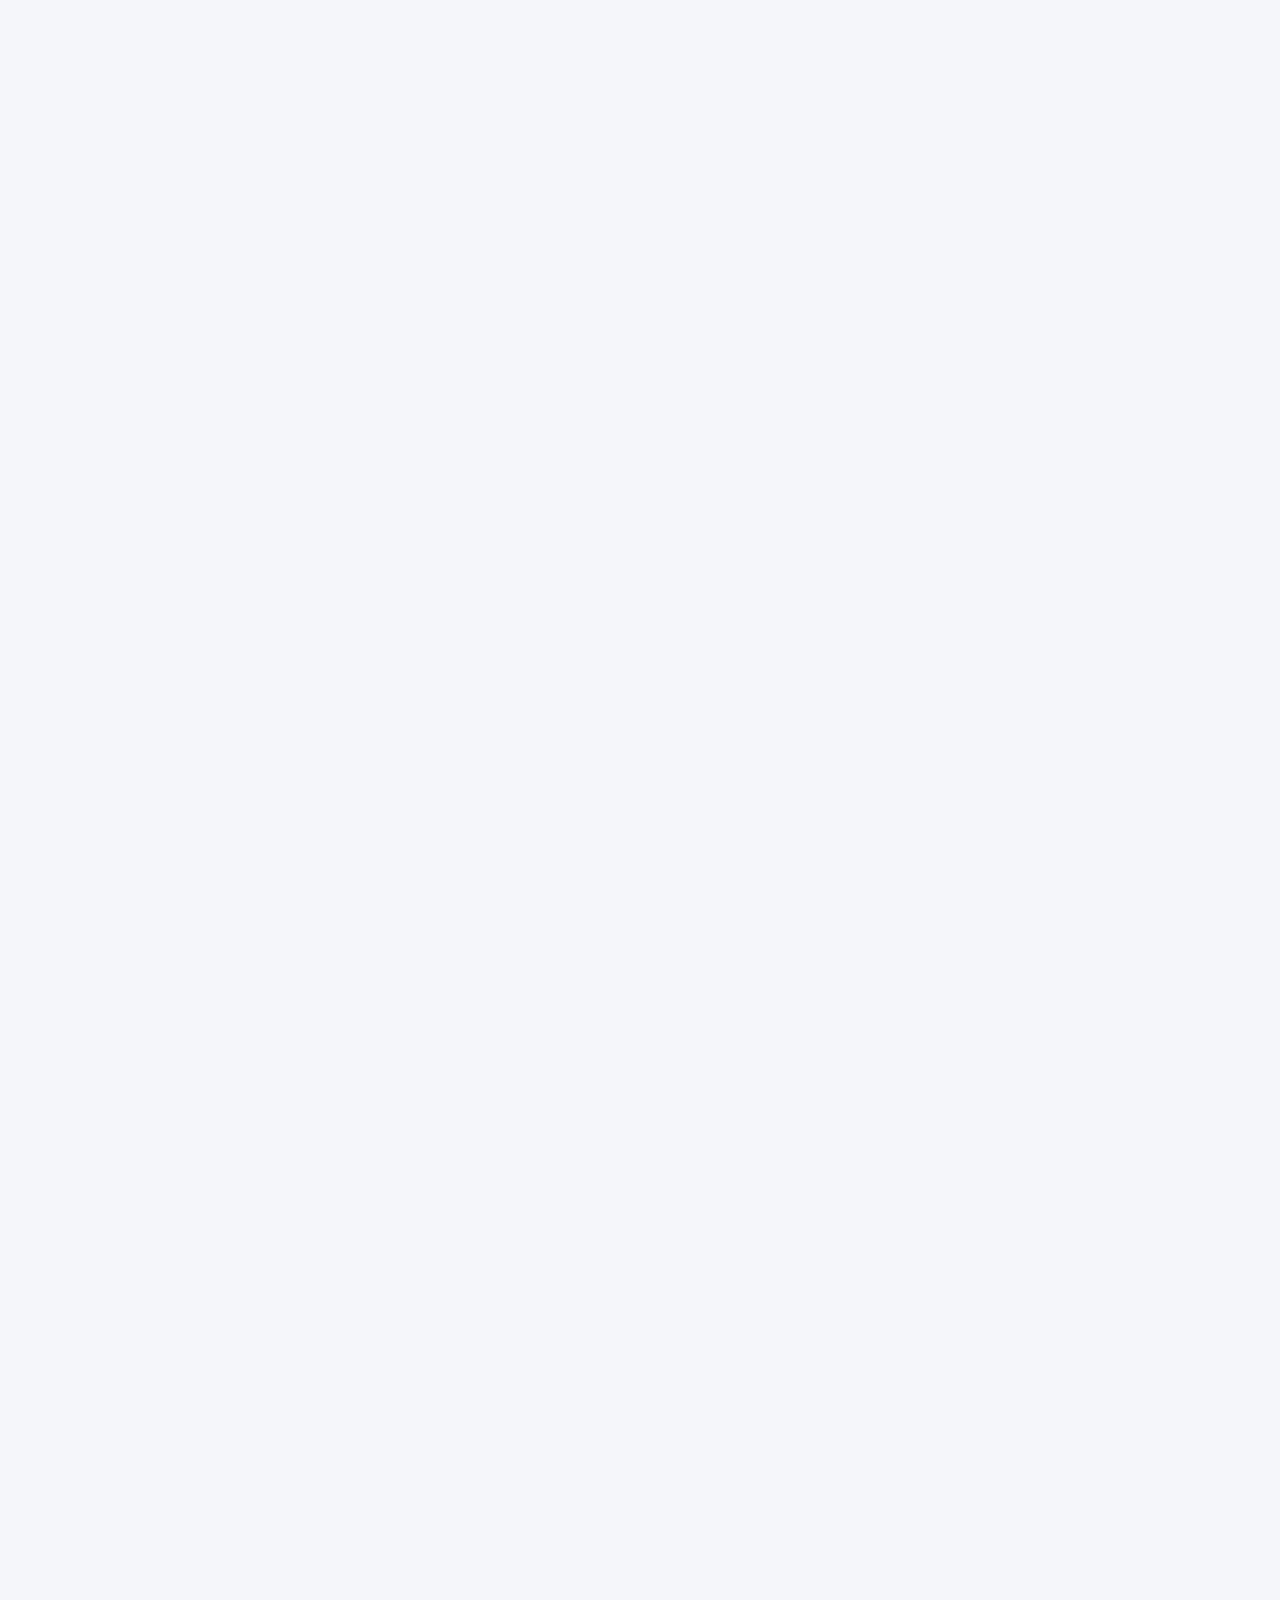
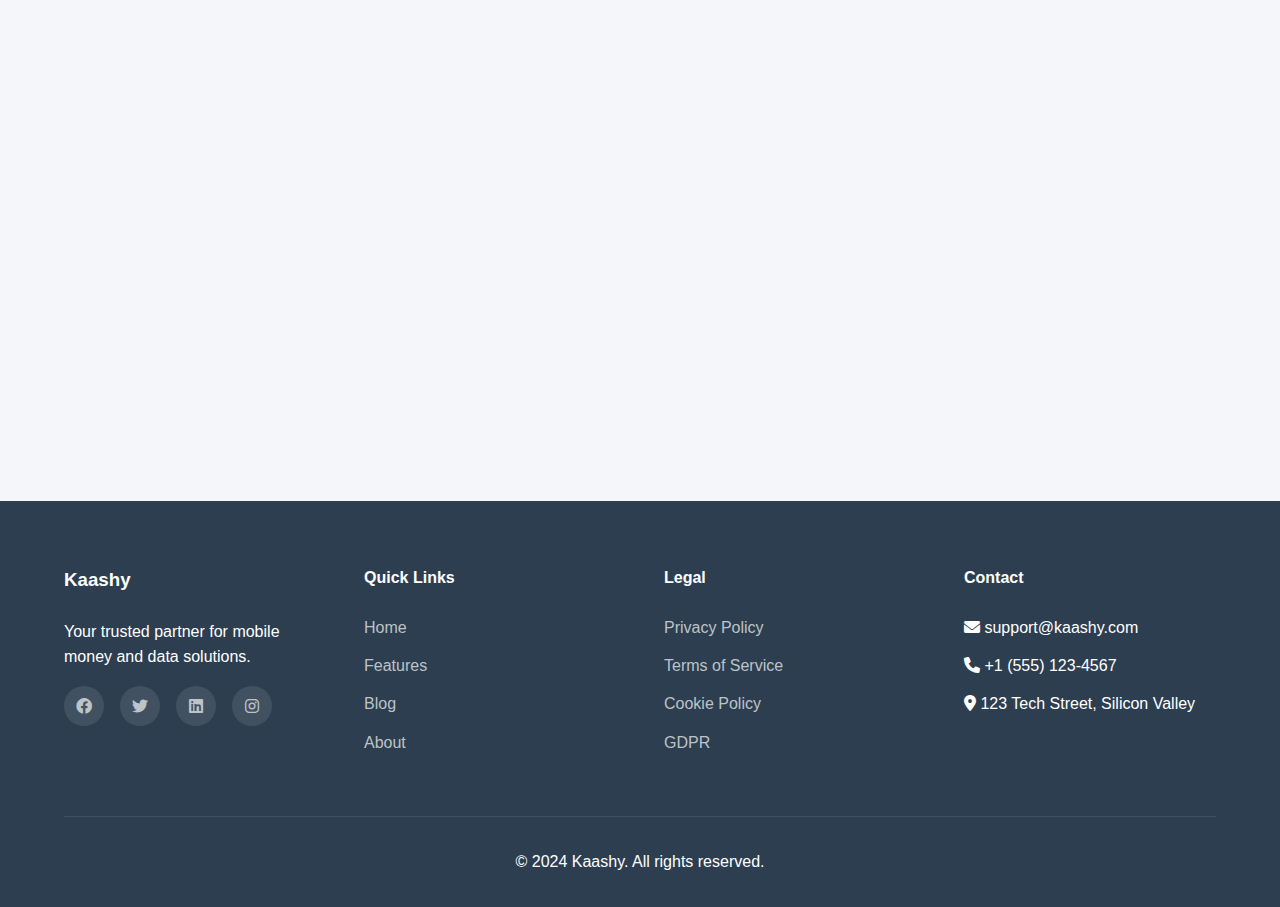
<file: articles/data-bundle-guide.html>
<!DOCTYPE html>
<html lang="en">
<head>
    <meta charset="UTF-8">
    <meta name="viewport" content="width=device-width, initial-scale=1.0">
    <title>Smart Data Bundle Selection: A Complete Guide - Kaashy Blog</title>
    <link rel="stylesheet" href="../styles.css">
    <link rel="stylesheet" href="https://cdnjs.cloudflare.com/ajax/libs/font-awesome/6.0.0/css/all.min.css">
    <link href="https://unpkg.com/aos@2.3.1/dist/aos.css" rel="stylesheet">
    <style>
        .article-hero {
            background: linear-gradient(135deg, #6B73FF 0%, #000DFF 100%);
            color: white;
            padding: 8rem 5% 5rem;
            text-align: center;
        }
        .article-content {
            max-width: 800px;
            margin: 0 auto;
            padding: 4rem 5%;
        }
        .article-meta {
            display: flex;
            align-items: center;
            gap: 2rem;
            margin-bottom: 2rem;
            color: #666;
        }
        .article-meta i {
            color: var(--primary-color);
        }
        .article-image {
            width: 100%;
            height: 400px;
            object-fit: cover;
            border-radius: 15px;
            margin-bottom: 2rem;
        }
        .article-body {
            line-height: 1.8;
            color: #333;
        }
        .article-body h2 {
            color: var(--secondary-color);
            margin: 2rem 0 1rem;
        }
        .article-body p {
            margin-bottom: 1.5rem;
        }
        .article-body ul {
            margin-bottom: 1.5rem;
            padding-left: 2rem;
        }
        .article-body li {
            margin-bottom: 0.5rem;
        }
        .share-buttons {
            display: flex;
            gap: 1rem;
            margin: 3rem 0;
        }
        .share-buttons a {
            color: white;
            padding: 0.5rem 1rem;
            border-radius: 5px;
            text-decoration: none;
            display: flex;
            align-items: center;
            gap: 0.5rem;
        }
        .share-buttons .facebook { background: #1877F2; }
        .share-buttons .twitter { background: #1DA1F2; }
        .share-buttons .linkedin { background: #0077B5; }
        .related-posts {
            background: var(--light-gray);
            padding: 4rem 5%;
        }
        .related-posts h2 {
            text-align: center;
            margin-bottom: 2rem;
        }
        .related-grid {
            display: grid;
            grid-template-columns: repeat(auto-fit, minmax(300px, 1fr));
            gap: 2rem;
        }
        .data-table {
            width: 100%;
            border-collapse: collapse;
            margin: 2rem 0;
        }
        .data-table th, .data-table td {
            padding: 1rem;
            border: 1px solid #ddd;
            text-align: left;
        }
        .data-table th {
            background: var(--light-gray);
            color: var(--secondary-color);
        }
        .data-table tr:nth-child(even) {
            background: #f9f9f9;
        }
    </style>
</head>
<body>
    <!-- Header -->
    <header class="header">
        <div class="logo">
            <h1>Kaashy</h1>
        </div>
        <nav class="nav-desktop">
            <ul>
                <li><a href="../index.html">Home</a></li>
                <li><a href="../features.html">Features</a></li>
                <li><a href="../blog.html" class="active">Blog</a></li>
                <li><a href="../about.html">About</a></li>
            </ul>
        </nav>
        <div class="hamburger">
            <span></span>
            <span></span>
            <span></span>
        </div>
    </header>

    <!-- Mobile Menu -->
    <div class="mobile-menu">
        <div class="close-btn">×</div>
        <ul>
            <li><a href="../index.html">Home</a></li>
            <li><a href="../features.html">Features</a></li>
            <li><a href="../blog.html">Blog</a></li>
            <li><a href="../about.html">About</a></li>
        </ul>
    </div>

    <!-- Article Hero -->
    <section class="article-hero">
        <h1 data-aos="fade-up">Smart Data Bundle Selection: A Complete Guide</h1>
        <div class="article-meta" data-aos="fade-up" data-aos-delay="100">
            <span><i class="far fa-calendar"></i> March 10, 2024</span>
            <span><i class="far fa-user"></i> By Sarah Johnson</span>
            <span><i class="far fa-clock"></i> 10 min read</span>
        </div>
    </section>

    <!-- Article Content -->
    <article class="article-content">
        <img src="../art.jpg" alt="Data Bundles Guide" class="article-image" data-aos="fade-up">
        
        <div class="article-body">
            <p>Choosing the right data bundle can be overwhelming with the numerous options available. This comprehensive guide will help you make an informed decision based on your specific needs and usage patterns.</p>

            <h2>Understanding Your Data Needs</h2>
            <p>Before selecting a data bundle, it's crucial to understand your usage patterns:</p>
            <ul>
                <li>Daily browsing and social media: 1-2GB per month</li>
                <li>Streaming music: 2-3GB per month</li>
                <li>Video streaming: 5-10GB per month</li>
                <li>Online gaming: 3-5GB per month</li>
                <li>Video calls: 2-4GB per month</li>
            </ul>

            <h2>Types of Data Bundles</h2>
            <p>Mobile operators offer various types of data bundles to cater to different needs:</p>
            <ul>
                <li>Daily bundles: Perfect for occasional users</li>
                <li>Weekly bundles: Ideal for regular users</li>
                <li>Monthly bundles: Best for heavy users</li>
                <li>Night bundles: Cost-effective for night-time usage</li>
                <li>Weekend bundles: Special rates for weekend usage</li>
            </ul>

            <h2>Popular Data Bundle Options</h2>
            <table class="data-table">
                <thead>
                    <tr>
                        <th>Bundle Type</th>
                        <th>Data Amount</th>
                        <th>Validity</th>
                        <th>Best For</th>
                    </tr>
                </thead>
                <tbody>
                    <tr>
                        <td>Basic</td>
                        <td>1GB</td>
                        <td>7 days</td>
                        <td>Light browsing</td>
                    </tr>
                    <tr>
                        <td>Standard</td>
                        <td>5GB</td>
                        <td>30 days</td>
                        <td>Regular usage</td>
                    </tr>
                    <tr>
                        <td>Premium</td>
                        <td>15GB</td>
                        <td>30 days</td>
                        <td>Heavy usage</td>
                    </tr>
                    <tr>
                        <td>Night</td>
                        <td>10GB</td>
                        <td>30 days</td>
                        <td>Night-time usage</td>
                    </tr>
                </tbody>
            </table>

            <h2>Tips for Choosing the Right Bundle</h2>
            <ul>
                <li>Monitor your current data usage for a month</li>
                <li>Consider your daily activities and online habits</li>
                <li>Check for special promotions and discounts</li>
                <li>Compare prices across different providers</li>
                <li>Read the terms and conditions carefully</li>
            </ul>

            <h2>Maximizing Your Data Usage</h2>
            <p>To get the most out of your data bundle:</p>
            <ul>
                <li>Use Wi-Fi whenever possible</li>
                <li>Enable data compression in your browser</li>
                <li>Download content for offline use</li>
                <li>Monitor your data usage through your provider's app</li>
                <li>Set data usage alerts</li>
            </ul>

            <h2>Common Mistakes to Avoid</h2>
            <ul>
                <li>Buying more data than you need</li>
                <li>Not checking bundle validity period</li>
                <li>Ignoring special offers and promotions</li>
                <li>Not reading the fine print</li>
                <li>Forgetting to cancel auto-renewal</li>
            </ul>

            <h2>Conclusion</h2>
            <p>Choosing the right data bundle is about understanding your needs and making an informed decision. By following this guide, you can select a bundle that provides the best value for your money while meeting your data requirements.</p>
        </div>

        <!-- Share Buttons -->
        <div class="share-buttons">
            <a href="#" class="facebook"><i class="fab fa-facebook-f"></i> Share</a>
            <a href="#" class="twitter"><i class="fab fa-twitter"></i> Tweet</a>
            <a href="#" class="linkedin"><i class="fab fa-linkedin-in"></i> Share</a>
        </div>
    </article>

    <!-- Related Posts -->
    <section class="related-posts">
        <h2>Related Articles</h2>
        <div class="related-grid">
            <article class="blog-card" data-aos="fade-up">
                <img src="../art.jpg" alt="Mobile Money Revolution" class="blog-image">
                <div class="blog-content">
                    <div class="blog-date">March 15, 2024</div>
                    <h2 class="blog-title">The Rise of Mobile Money in Africa: A Digital Revolution</h2>
                    <p class="blog-excerpt">Exploring the growth of mobile money across Africa.</p>
                    <a href="mobile-money-revolution.html" class="read-more">Read More <i class="fas fa-arrow-right"></i></a>
                </div>
            </article>
            <article class="blog-card" data-aos="fade-up" data-aos-delay="100">
                <img src="../art.jpg" alt="Mobile Security" class="blog-image">
                <div class="blog-content">
                    <div class="blog-date">March 5, 2024</div>
                    <h2 class="blog-title">Securing Your Mobile Money: Best Practices for 2024</h2>
                    <p class="blog-excerpt">Essential security measures for mobile money transactions.</p>
                    <a href="mobile-security.html" class="read-more">Read More <i class="fas fa-arrow-right"></i></a>
                </div>
            </article>
        </div>
    </section>

    <!-- Footer -->
    <footer class="footer">
        <div class="footer-content">
            <div class="footer-section">
                <h3>Kaashy</h3>
                <p>Your trusted partner for mobile money and data solutions.</p>
                <div class="social-links">
                    <a href="#"><i class="fab fa-facebook"></i></a>
                    <a href="#"><i class="fab fa-twitter"></i></a>
                    <a href="#"><i class="fab fa-linkedin"></i></a>
                    <a href="#"><i class="fab fa-instagram"></i></a>
                </div>
            </div>
            <div class="footer-section">
                <h4>Quick Links</h4>
                <ul>
                    <li><a href="../index.html">Home</a></li>
                    <li><a href="../features.html">Features</a></li>
                    <li><a href="../blog.html">Blog</a></li>
                    <li><a href="../about.html">About</a></li>
                </ul>
            </div>
            <div class="footer-section">
                <h4>Legal</h4>
                <ul>
                    <li><a href="#">Privacy Policy</a></li>
                    <li><a href="#">Terms of Service</a></li>
                    <li><a href="#">Cookie Policy</a></li>
                    <li><a href="#">GDPR</a></li>
                </ul>
            </div>
            <div class="footer-section">
                <h4>Contact</h4>
                <ul>
                    <li><i class="fas fa-envelope"></i> support@kaashy.com</li>
                    <li><i class="fas fa-phone"></i> +1 (555) 123-4567</li>
                    <li><i class="fas fa-map-marker-alt"></i> 123 Tech Street, Silicon Valley</li>
                </ul>
            </div>
        </div>
        <div class="footer-bottom">
            <p>&copy; 2024 Kaashy. All rights reserved.</p>
        </div>
    </footer>

    <script src="https://unpkg.com/aos@2.3.1/dist/aos.js"></script>
    <script src="../script.js"></script>
</body>
</html>
</file>
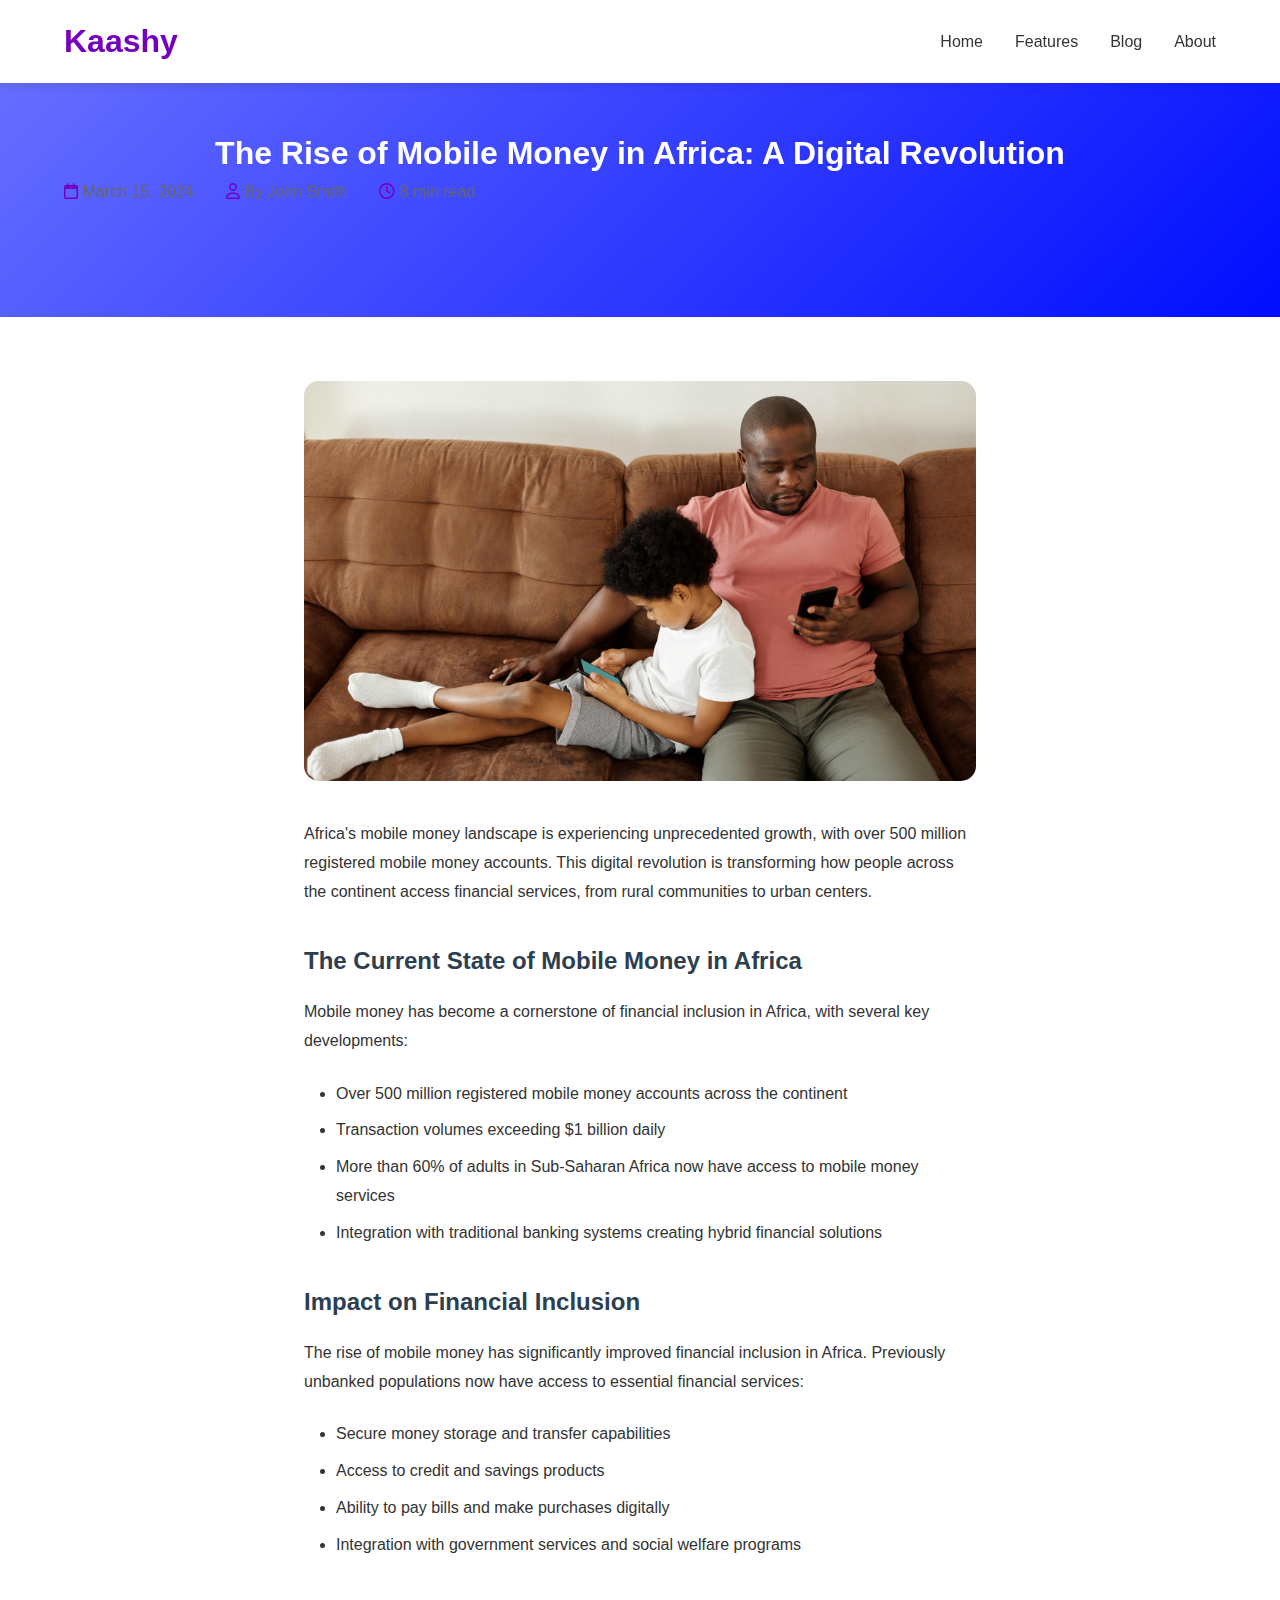
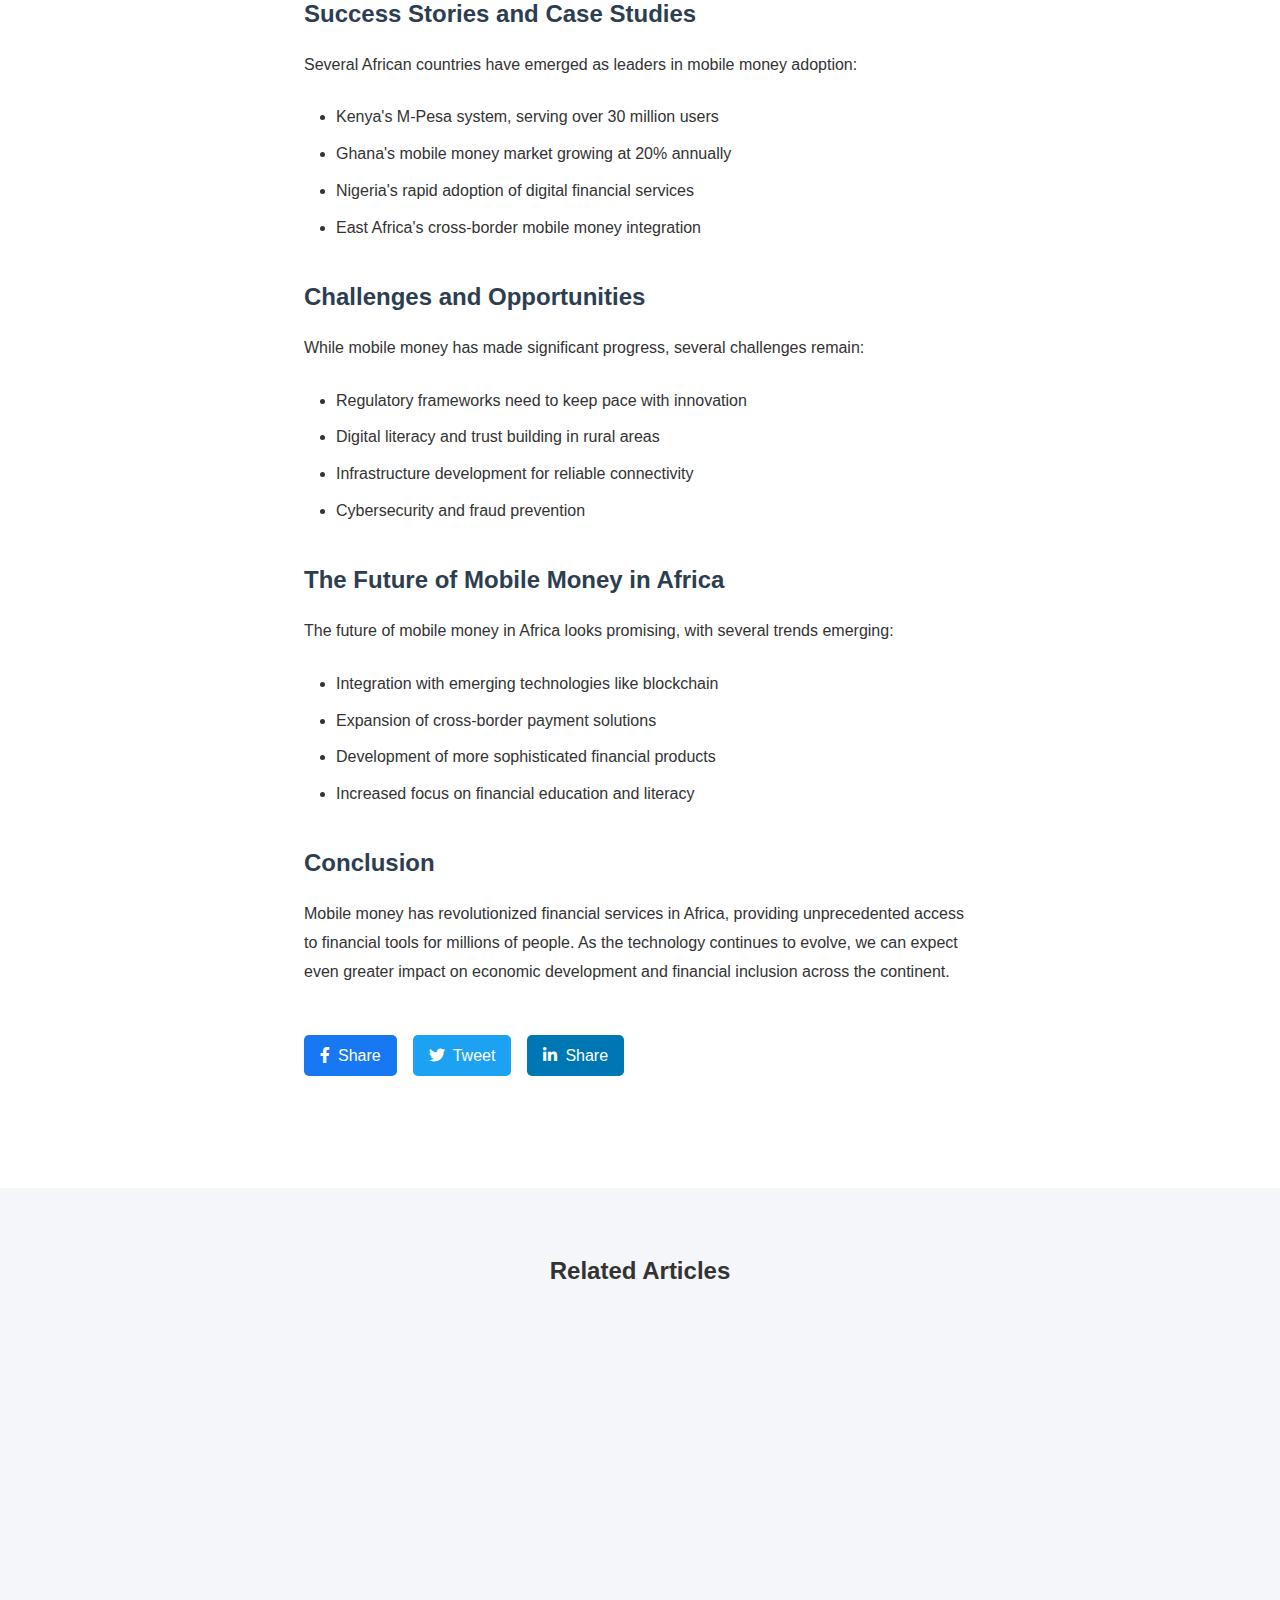
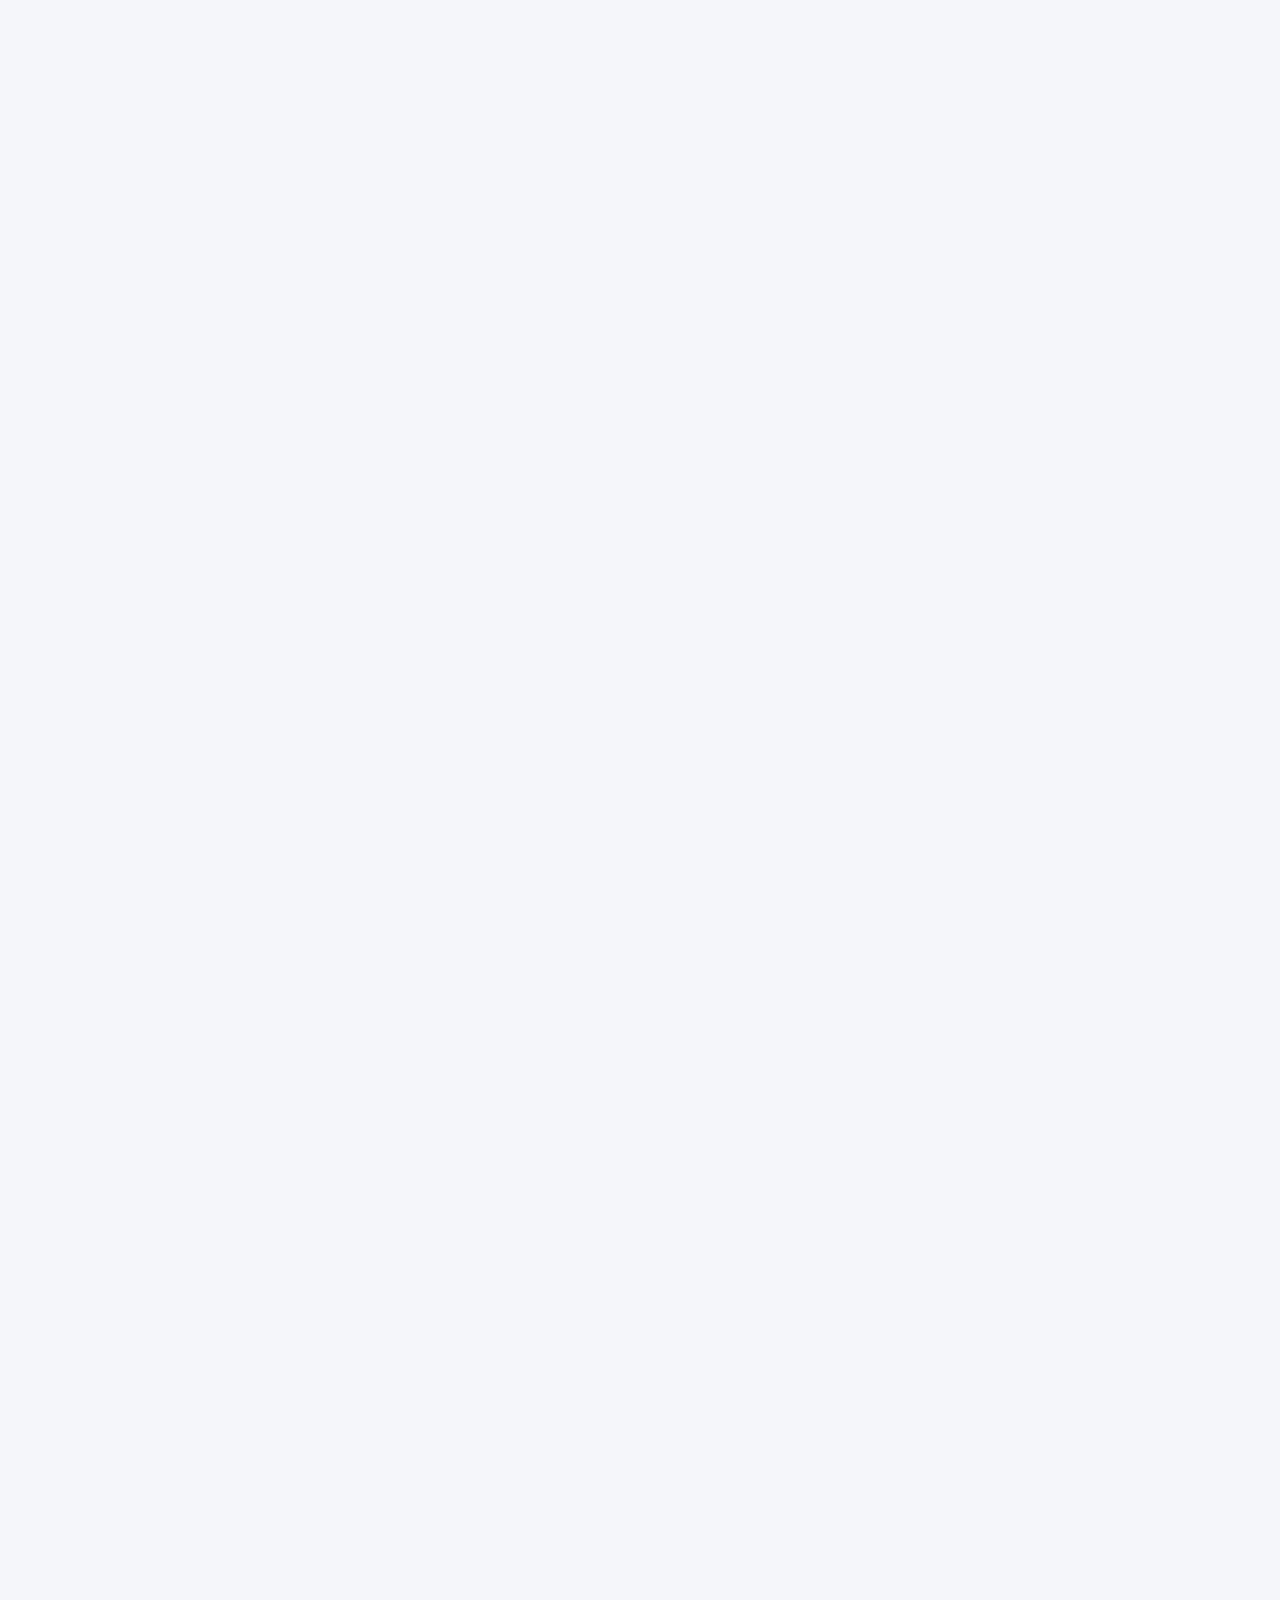
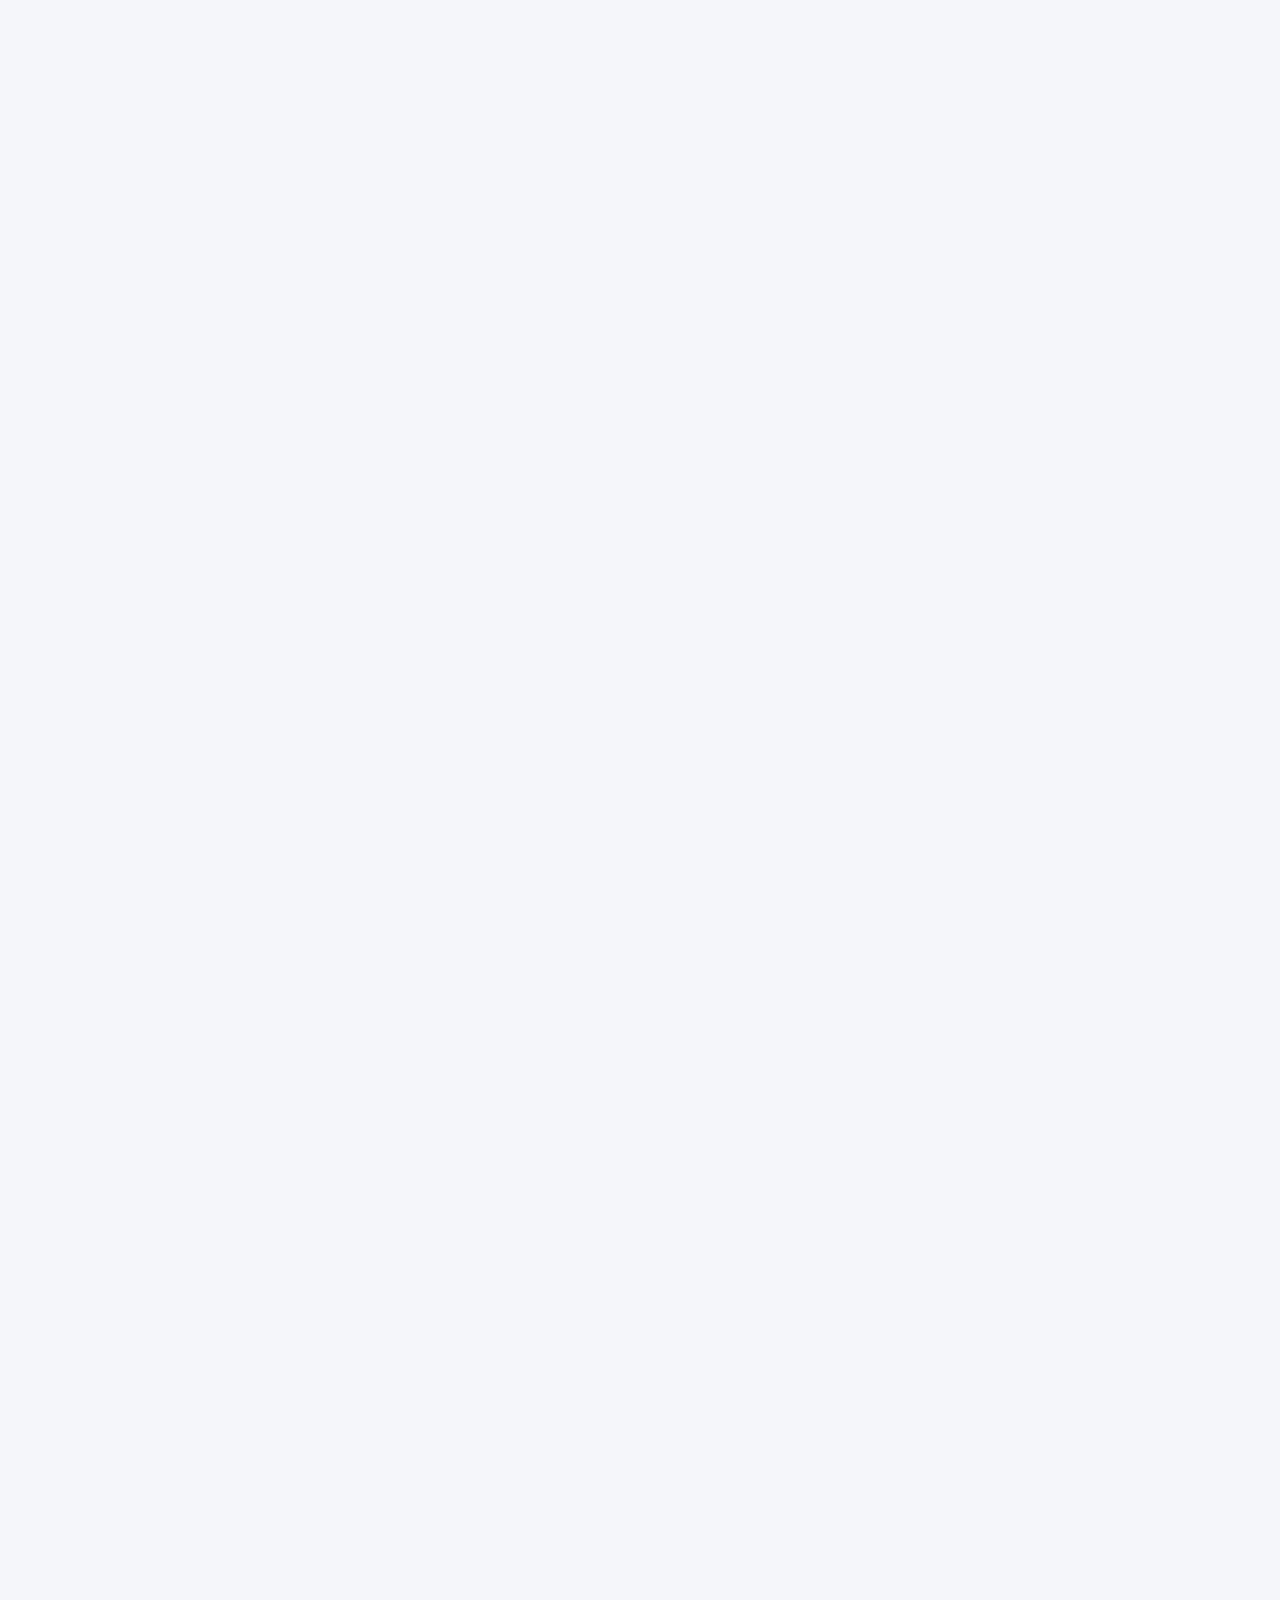
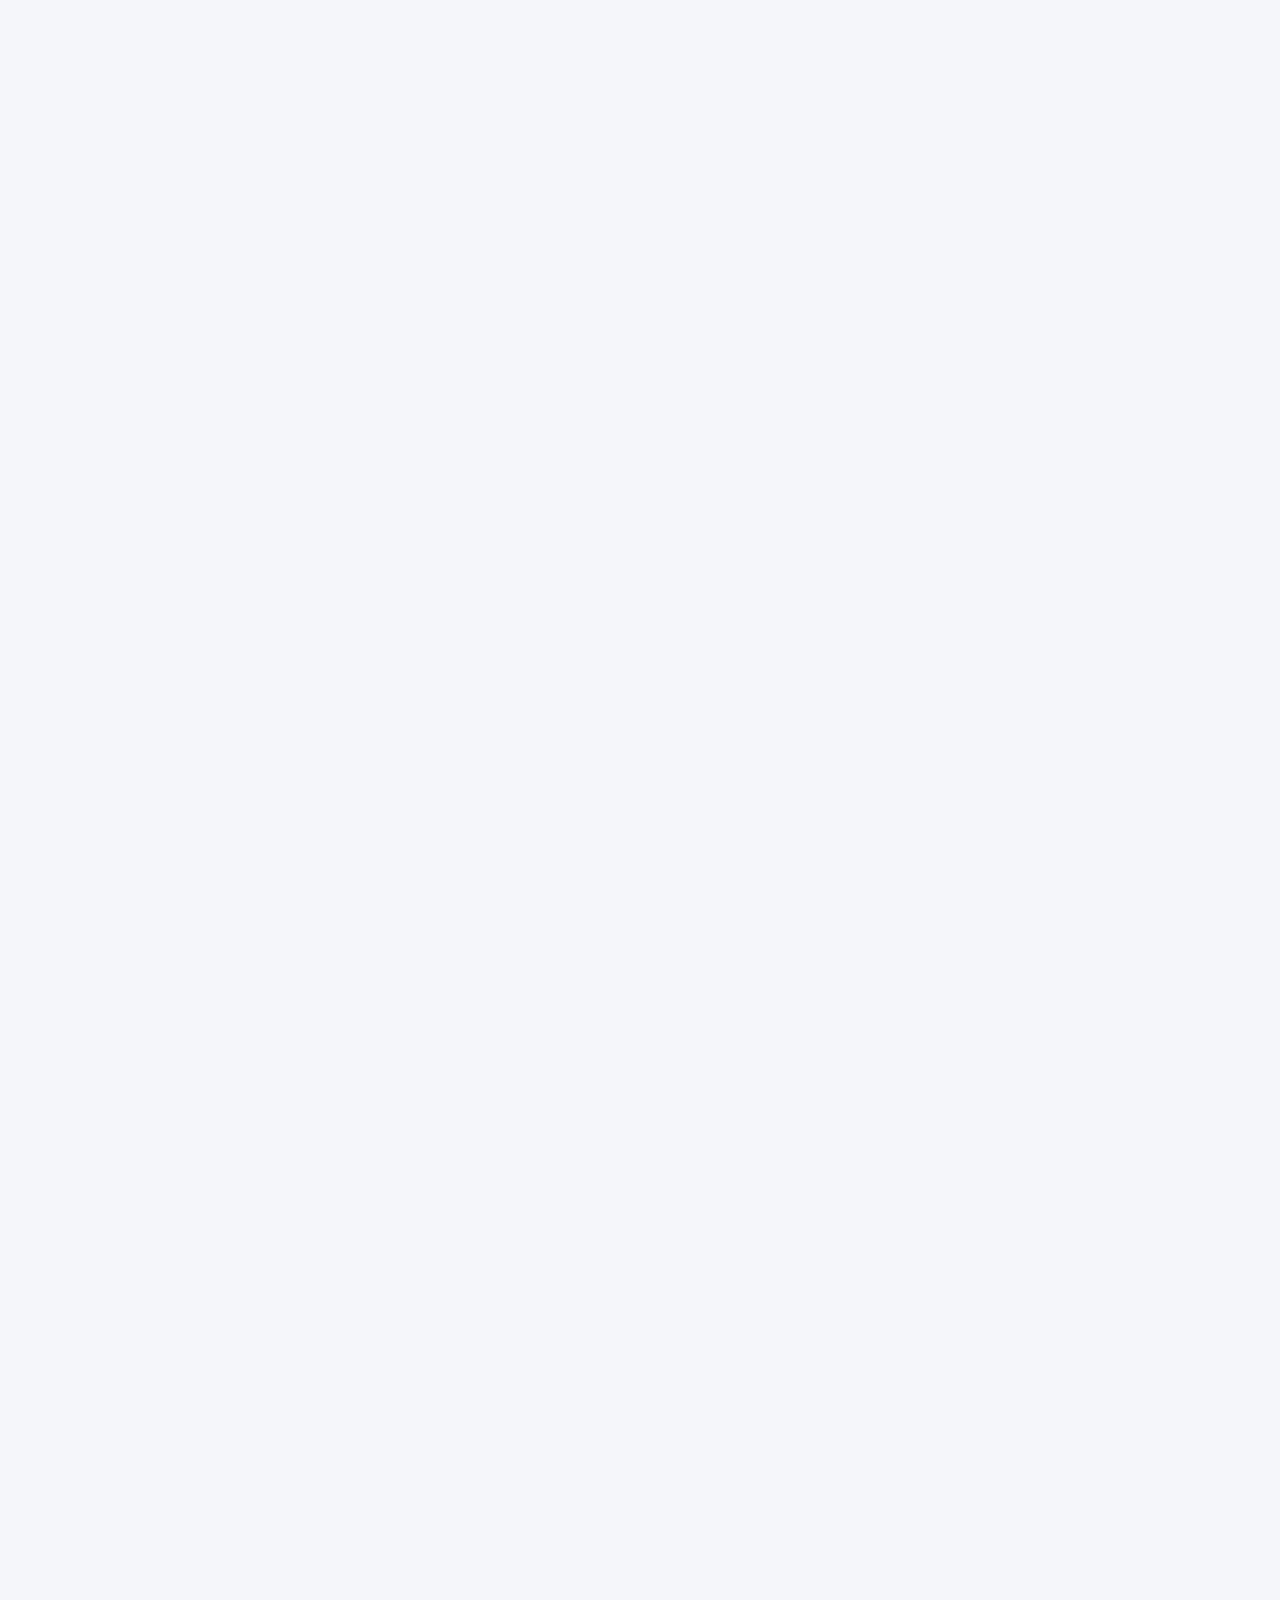
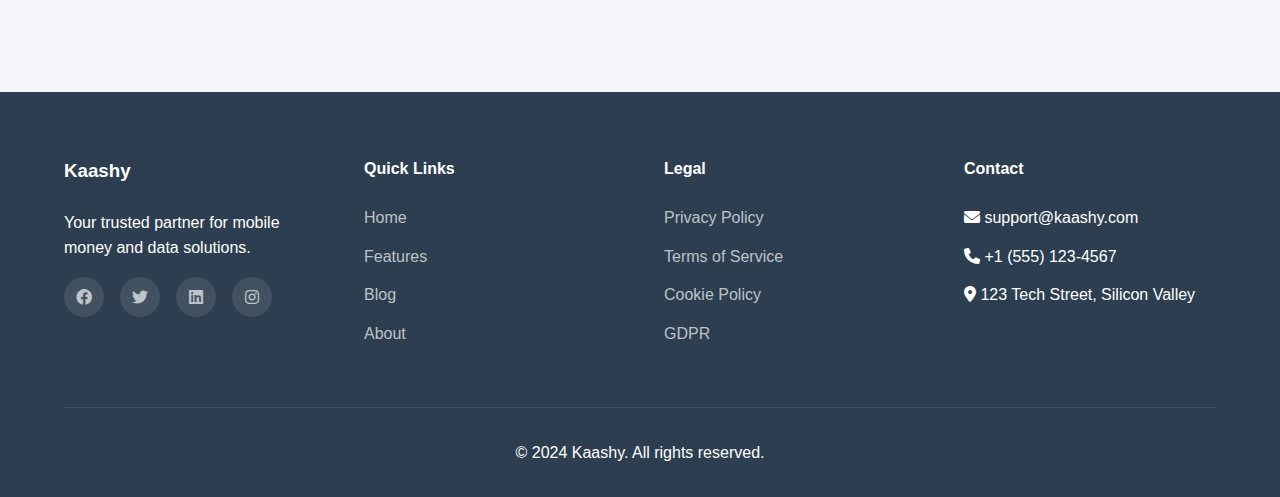
<file: articles/mobile-money-revolution.html>
<!DOCTYPE html>
<html lang="en">
<head>
    <meta charset="UTF-8">
    <meta name="viewport" content="width=device-width, initial-scale=1.0">
    <title>The Rise of Mobile Money in Africa: A Digital Revolution - Kaashy Blog</title>
    <link rel="stylesheet" href="../styles.css">
    <link rel="stylesheet" href="https://cdnjs.cloudflare.com/ajax/libs/font-awesome/6.0.0/css/all.min.css">
    <link href="https://unpkg.com/aos@2.3.1/dist/aos.css" rel="stylesheet">
    <style>
        .article-hero {
            background: linear-gradient(135deg, #6B73FF 0%, #000DFF 100%);
            color: white;
            padding: 8rem 5% 5rem;
            text-align: center;
        }
        .article-content {
            max-width: 800px;
            margin: 0 auto;
            padding: 4rem 5%;
        }
        .article-meta {
            display: flex;
            align-items: center;
            gap: 2rem;
            margin-bottom: 2rem;
            color: #666;
        }
        .article-meta i {
            color: var(--primary-color);
        }
        .article-image {
            width: 100%;
            height: 400px;
            object-fit: cover;
            border-radius: 15px;
            margin-bottom: 2rem;
        }
        .article-body {
            line-height: 1.8;
            color: #333;
        }
        .article-body h2 {
            color: var(--secondary-color);
            margin: 2rem 0 1rem;
        }
        .article-body p {
            margin-bottom: 1.5rem;
        }
        .article-body ul {
            margin-bottom: 1.5rem;
            padding-left: 2rem;
        }
        .article-body li {
            margin-bottom: 0.5rem;
        }
        .share-buttons {
            display: flex;
            gap: 1rem;
            margin: 3rem 0;
        }
        .share-buttons a {
            color: white;
            padding: 0.5rem 1rem;
            border-radius: 5px;
            text-decoration: none;
            display: flex;
            align-items: center;
            gap: 0.5rem;
        }
        .share-buttons .facebook { background: #1877F2; }
        .share-buttons .twitter { background: #1DA1F2; }
        .share-buttons .linkedin { background: #0077B5; }
        .related-posts {
            background: var(--light-gray);
            padding: 4rem 5%;
        }
        .related-posts h2 {
            text-align: center;
            margin-bottom: 2rem;
        }
        .related-grid {
            display: grid;
            grid-template-columns: repeat(auto-fit, minmax(300px, 1fr));
            gap: 2rem;
        }
    </style>
</head>
<body>
    <!-- Header -->
    <header class="header">
        <div class="logo">
            <h1>Kaashy</h1>
        </div>
        <nav class="nav-desktop">
            <ul>
                <li><a href="../index.html">Home</a></li>
                <li><a href="../features.html">Features</a></li>
                <li><a href="../blog.html" class="active">Blog</a></li>
                <li><a href="../about.html">About</a></li>
            </ul>
        </nav>
        <div class="hamburger">
            <span></span>
            <span></span>
            <span></span>
        </div>
    </header>

    <!-- Mobile Menu -->
    <div class="mobile-menu">
        <div class="close-btn">×</div>
        <ul>
            <li><a href="../index.html">Home</a></li>
            <li><a href="../features.html">Features</a></li>
            <li><a href="../blog.html">Blog</a></li>
            <li><a href="../about.html">About</a></li>
        </ul>
    </div>

    <!-- Article Hero -->
    <section class="article-hero">
        <h1 data-aos="fade-up">The Rise of Mobile Money in Africa: A Digital Revolution</h1>
        <div class="article-meta" data-aos="fade-up" data-aos-delay="100">
            <span><i class="far fa-calendar"></i> March 15, 2024</span>
            <span><i class="far fa-user"></i> By John Smith</span>
            <span><i class="far fa-clock"></i> 8 min read</span>
        </div>
    </section>

    <!-- Article Content -->
    <article class="article-content">
        <img src="../art.jpg" alt="Mobile Money in Africa" class="article-image" data-aos="fade-up">
        
        <div class="article-body">
            <p>Africa's mobile money landscape is experiencing unprecedented growth, with over 500 million registered mobile money accounts. This digital revolution is transforming how people across the continent access financial services, from rural communities to urban centers.</p>

            <h2>The Current State of Mobile Money in Africa</h2>
            <p>Mobile money has become a cornerstone of financial inclusion in Africa, with several key developments:</p>
            <ul>
                <li>Over 500 million registered mobile money accounts across the continent</li>
                <li>Transaction volumes exceeding $1 billion daily</li>
                <li>More than 60% of adults in Sub-Saharan Africa now have access to mobile money services</li>
                <li>Integration with traditional banking systems creating hybrid financial solutions</li>
            </ul>

            <h2>Impact on Financial Inclusion</h2>
            <p>The rise of mobile money has significantly improved financial inclusion in Africa. Previously unbanked populations now have access to essential financial services:</p>
            <ul>
                <li>Secure money storage and transfer capabilities</li>
                <li>Access to credit and savings products</li>
                <li>Ability to pay bills and make purchases digitally</li>
                <li>Integration with government services and social welfare programs</li>
            </ul>

            <h2>Success Stories and Case Studies</h2>
            <p>Several African countries have emerged as leaders in mobile money adoption:</p>
            <ul>
                <li>Kenya's M-Pesa system, serving over 30 million users</li>
                <li>Ghana's mobile money market growing at 20% annually</li>
                <li>Nigeria's rapid adoption of digital financial services</li>
                <li>East Africa's cross-border mobile money integration</li>
            </ul>

            <h2>Challenges and Opportunities</h2>
            <p>While mobile money has made significant progress, several challenges remain:</p>
            <ul>
                <li>Regulatory frameworks need to keep pace with innovation</li>
                <li>Digital literacy and trust building in rural areas</li>
                <li>Infrastructure development for reliable connectivity</li>
                <li>Cybersecurity and fraud prevention</li>
            </ul>

            <h2>The Future of Mobile Money in Africa</h2>
            <p>The future of mobile money in Africa looks promising, with several trends emerging:</p>
            <ul>
                <li>Integration with emerging technologies like blockchain</li>
                <li>Expansion of cross-border payment solutions</li>
                <li>Development of more sophisticated financial products</li>
                <li>Increased focus on financial education and literacy</li>
            </ul>

            <h2>Conclusion</h2>
            <p>Mobile money has revolutionized financial services in Africa, providing unprecedented access to financial tools for millions of people. As the technology continues to evolve, we can expect even greater impact on economic development and financial inclusion across the continent.</p>
        </div>

        <!-- Share Buttons -->
        <div class="share-buttons">
            <a href="#" class="facebook"><i class="fab fa-facebook-f"></i> Share</a>
            <a href="#" class="twitter"><i class="fab fa-twitter"></i> Tweet</a>
            <a href="#" class="linkedin"><i class="fab fa-linkedin-in"></i> Share</a>
        </div>
    </article>

    <!-- Related Posts -->
    <section class="related-posts">
        <h2>Related Articles</h2>
        <div class="related-grid">
            <article class="blog-card" data-aos="fade-up">
                <img src="../art.jpg" alt="Data Bundles Guide" class="blog-image">
                <div class="blog-content">
                    <div class="blog-date">March 10, 2024</div>
                    <h2 class="blog-title">Smart Data Bundle Selection: A Complete Guide</h2>
                    <p class="blog-excerpt">Learn how to choose the perfect data bundle for your needs.</p>
                    <a href="data-bundle-guide.html" class="read-more">Read More <i class="fas fa-arrow-right"></i></a>
                </div>
            </article>
            <article class="blog-card" data-aos="fade-up" data-aos-delay="100">
                <img src="../art.jpg" alt="Mobile Security" class="blog-image">
                <div class="blog-content">
                    <div class="blog-date">March 5, 2024</div>
                    <h2 class="blog-title">Securing Your Mobile Money: Best Practices for 2024</h2>
                    <p class="blog-excerpt">Essential security measures for mobile money transactions.</p>
                    <a href="mobile-security.html" class="read-more">Read More <i class="fas fa-arrow-right"></i></a>
                </div>
            </article>
        </div>
    </section>

    <!-- Footer -->
    <footer class="footer">
        <div class="footer-content">
            <div class="footer-section">
                <h3>Kaashy</h3>
                <p>Your trusted partner for mobile money and data solutions.</p>
                <div class="social-links">
                    <a href="#"><i class="fab fa-facebook"></i></a>
                    <a href="#"><i class="fab fa-twitter"></i></a>
                    <a href="#"><i class="fab fa-linkedin"></i></a>
                    <a href="#"><i class="fab fa-instagram"></i></a>
                </div>
            </div>
            <div class="footer-section">
                <h4>Quick Links</h4>
                <ul>
                    <li><a href="../index.html">Home</a></li>
                    <li><a href="../features.html">Features</a></li>
                    <li><a href="../blog.html">Blog</a></li>
                    <li><a href="../about.html">About</a></li>
                </ul>
            </div>
            <div class="footer-section">
                <h4>Legal</h4>
                <ul>
                    <li><a href="#">Privacy Policy</a></li>
                    <li><a href="#">Terms of Service</a></li>
                    <li><a href="#">Cookie Policy</a></li>
                    <li><a href="#">GDPR</a></li>
                </ul>
            </div>
            <div class="footer-section">
                <h4>Contact</h4>
                <ul>
                    <li><i class="fas fa-envelope"></i> support@kaashy.com</li>
                    <li><i class="fas fa-phone"></i> +1 (555) 123-4567</li>
                    <li><i class="fas fa-map-marker-alt"></i> 123 Tech Street, Silicon Valley</li>
                </ul>
            </div>
        </div>
        <div class="footer-bottom">
            <p>&copy; 2024 Kaashy. All rights reserved.</p>
        </div>
    </footer>

    <script src="https://unpkg.com/aos@2.3.1/dist/aos.js"></script>
    <script src="../script.js"></script>
</body>
</html>
</file>
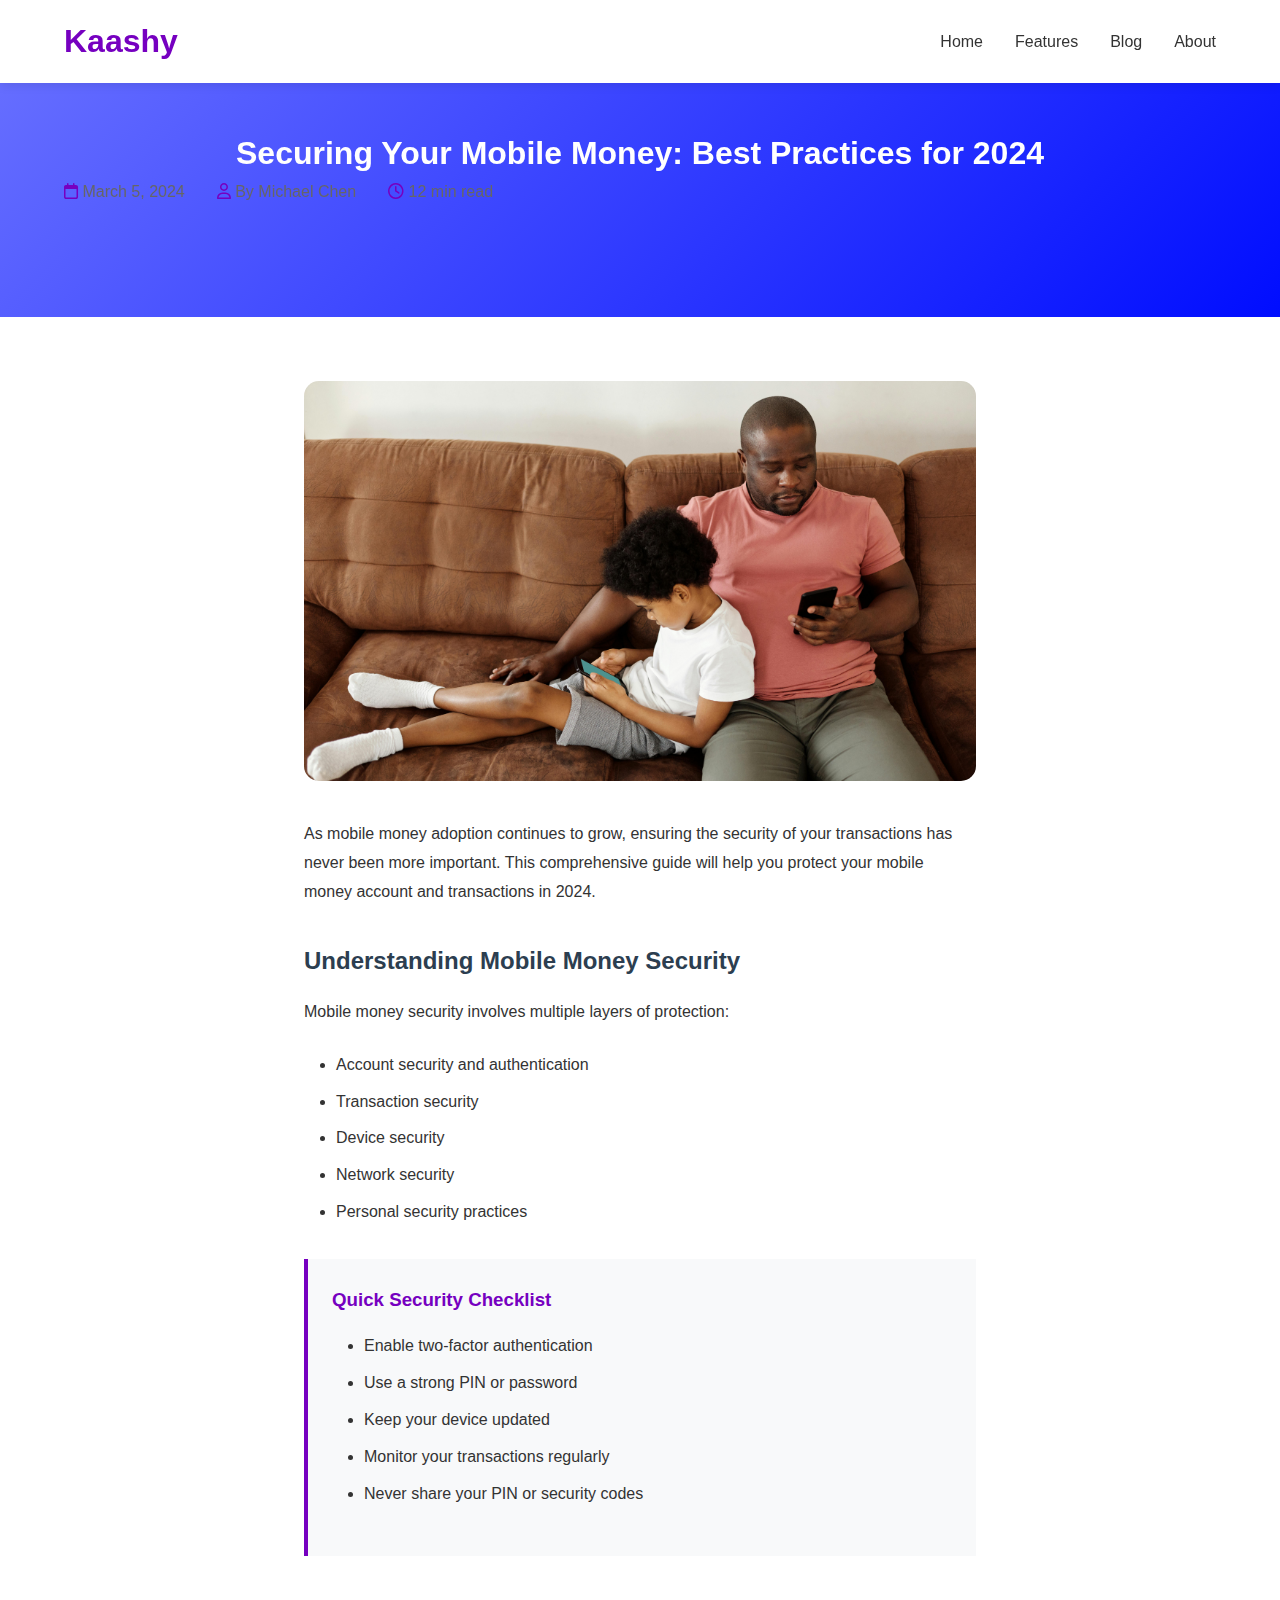
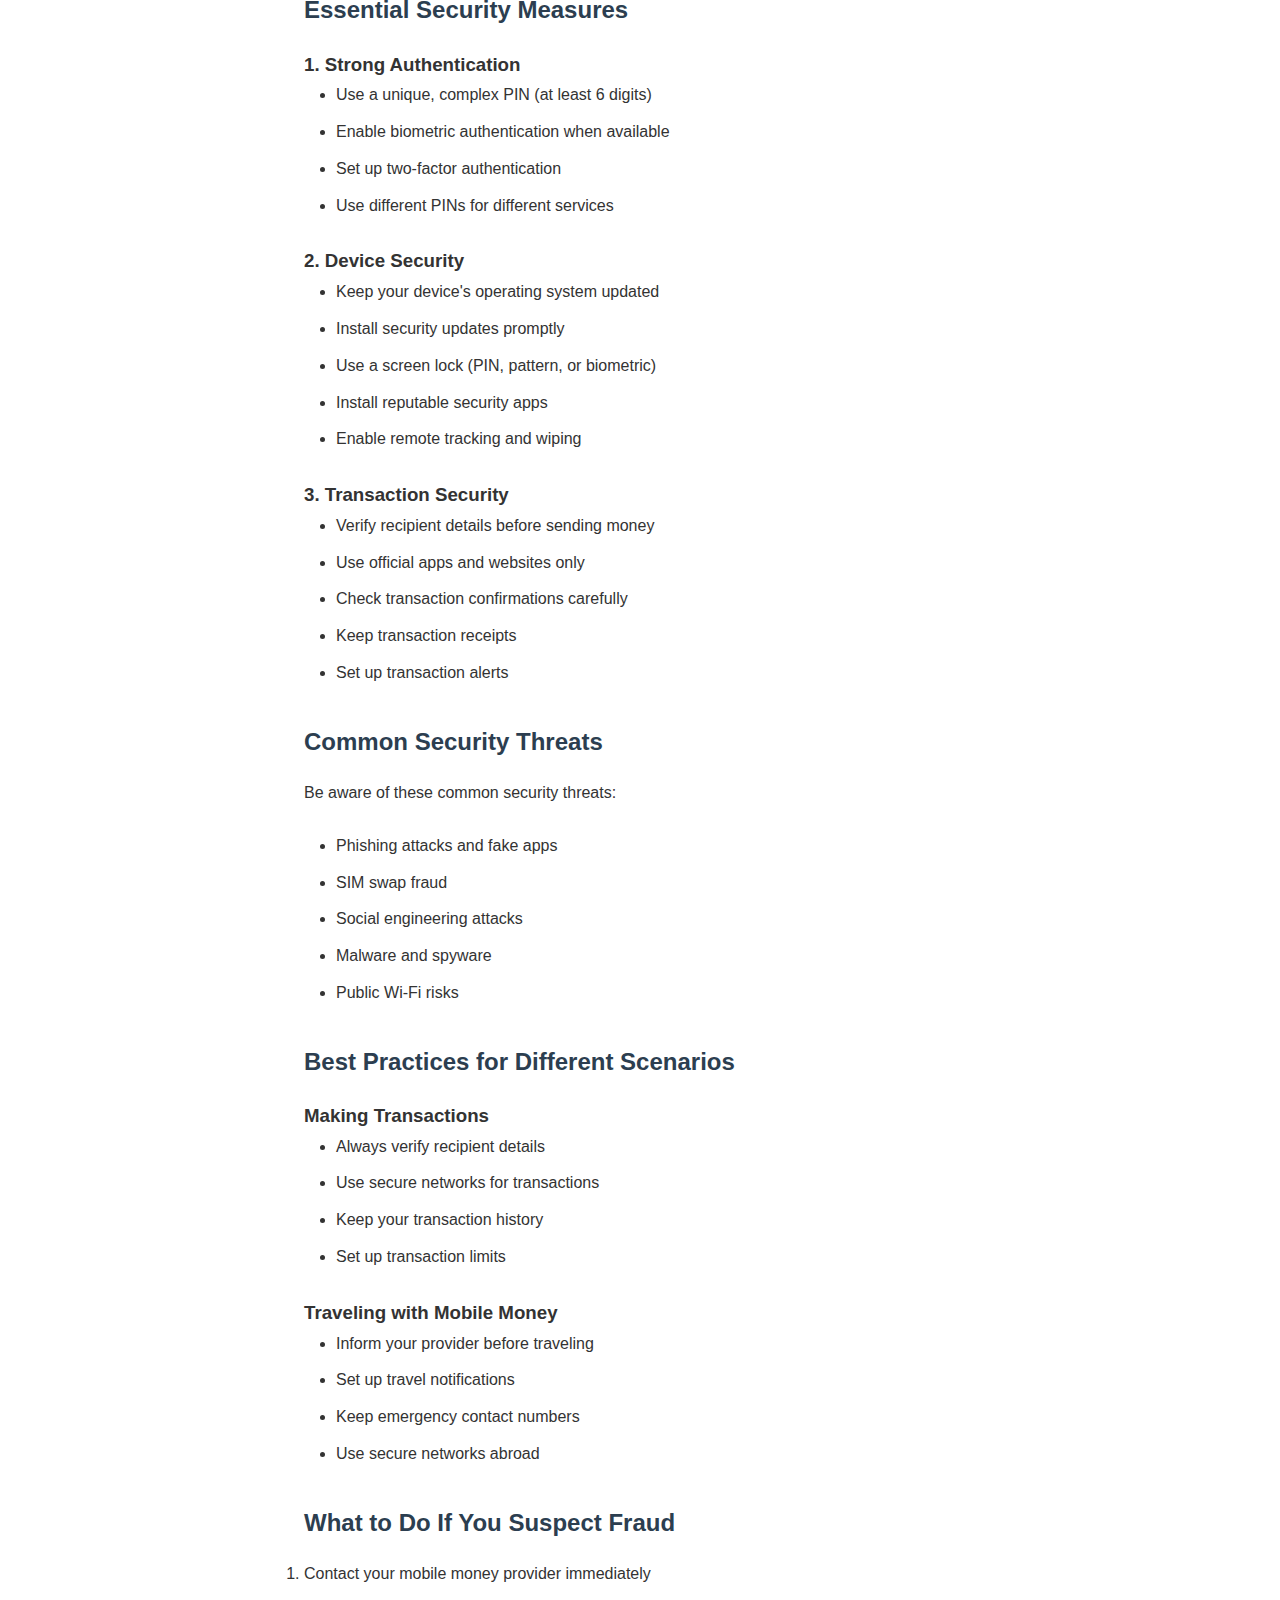
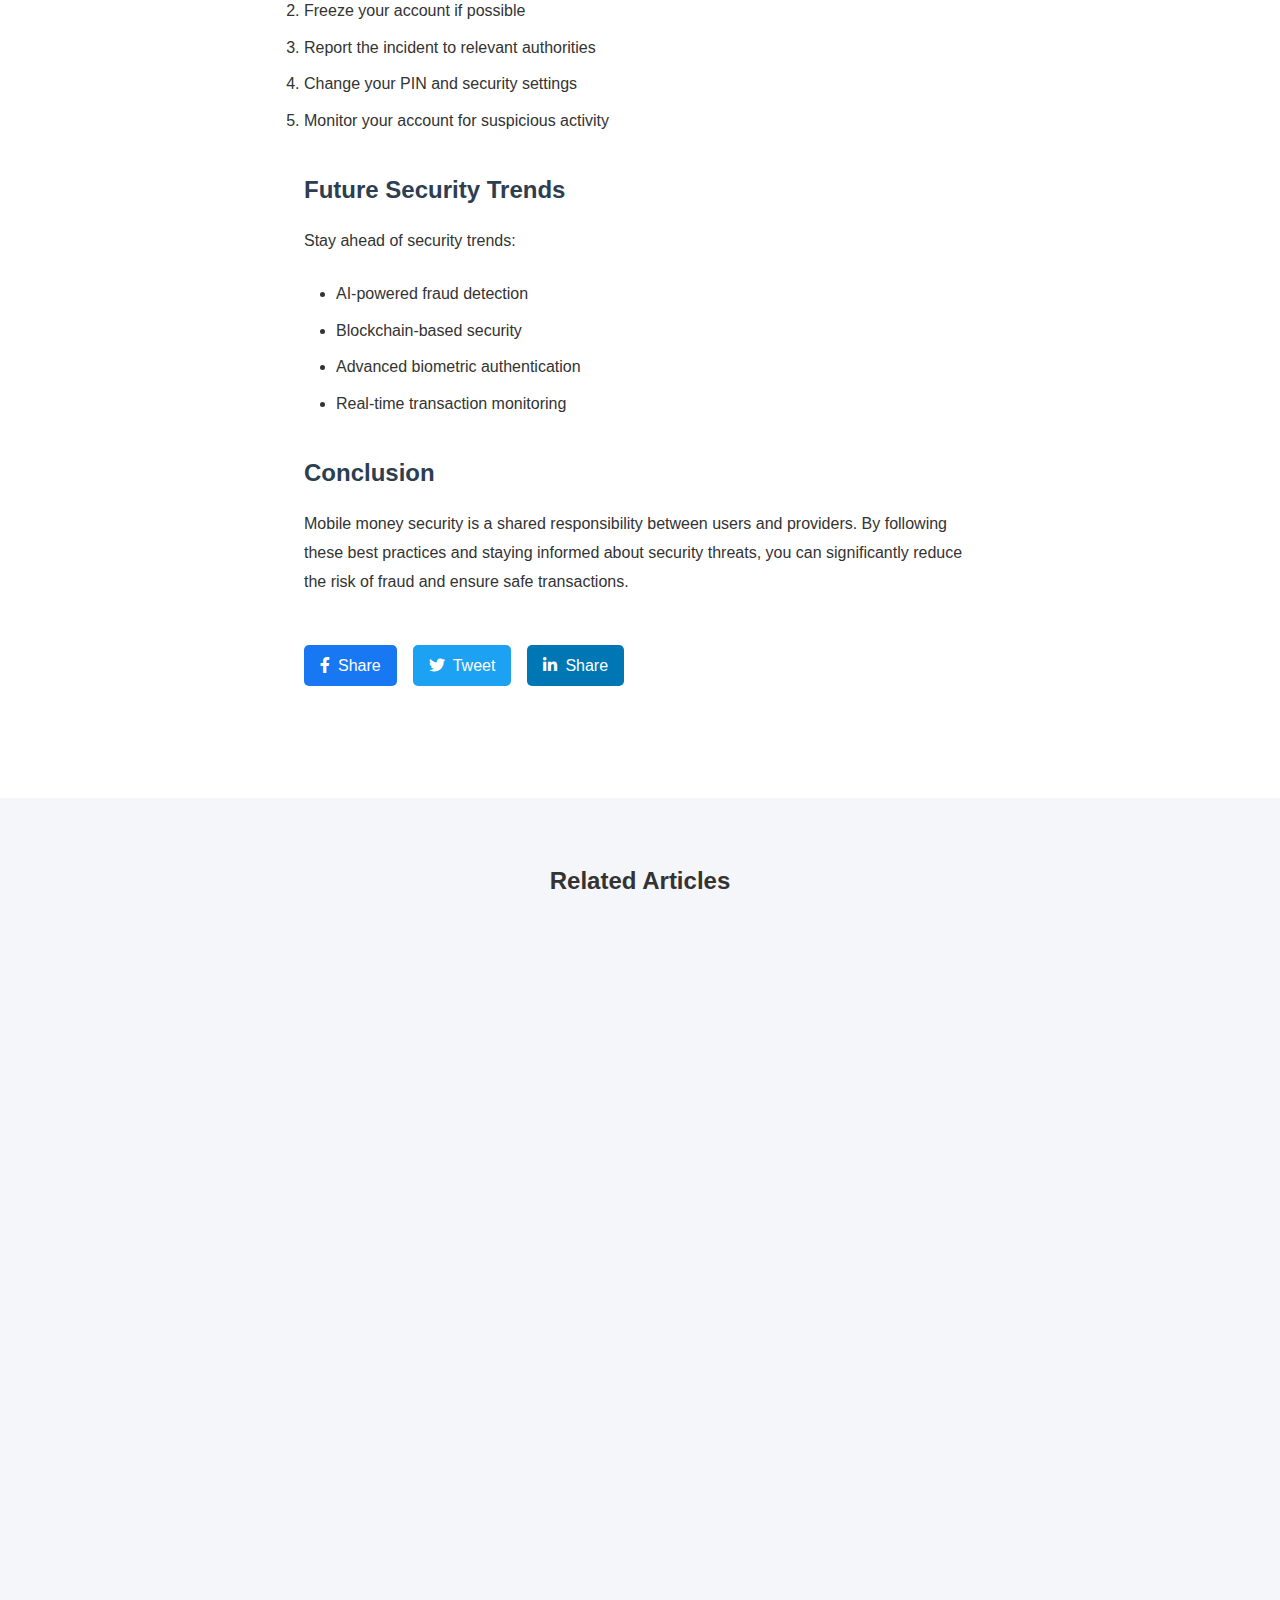
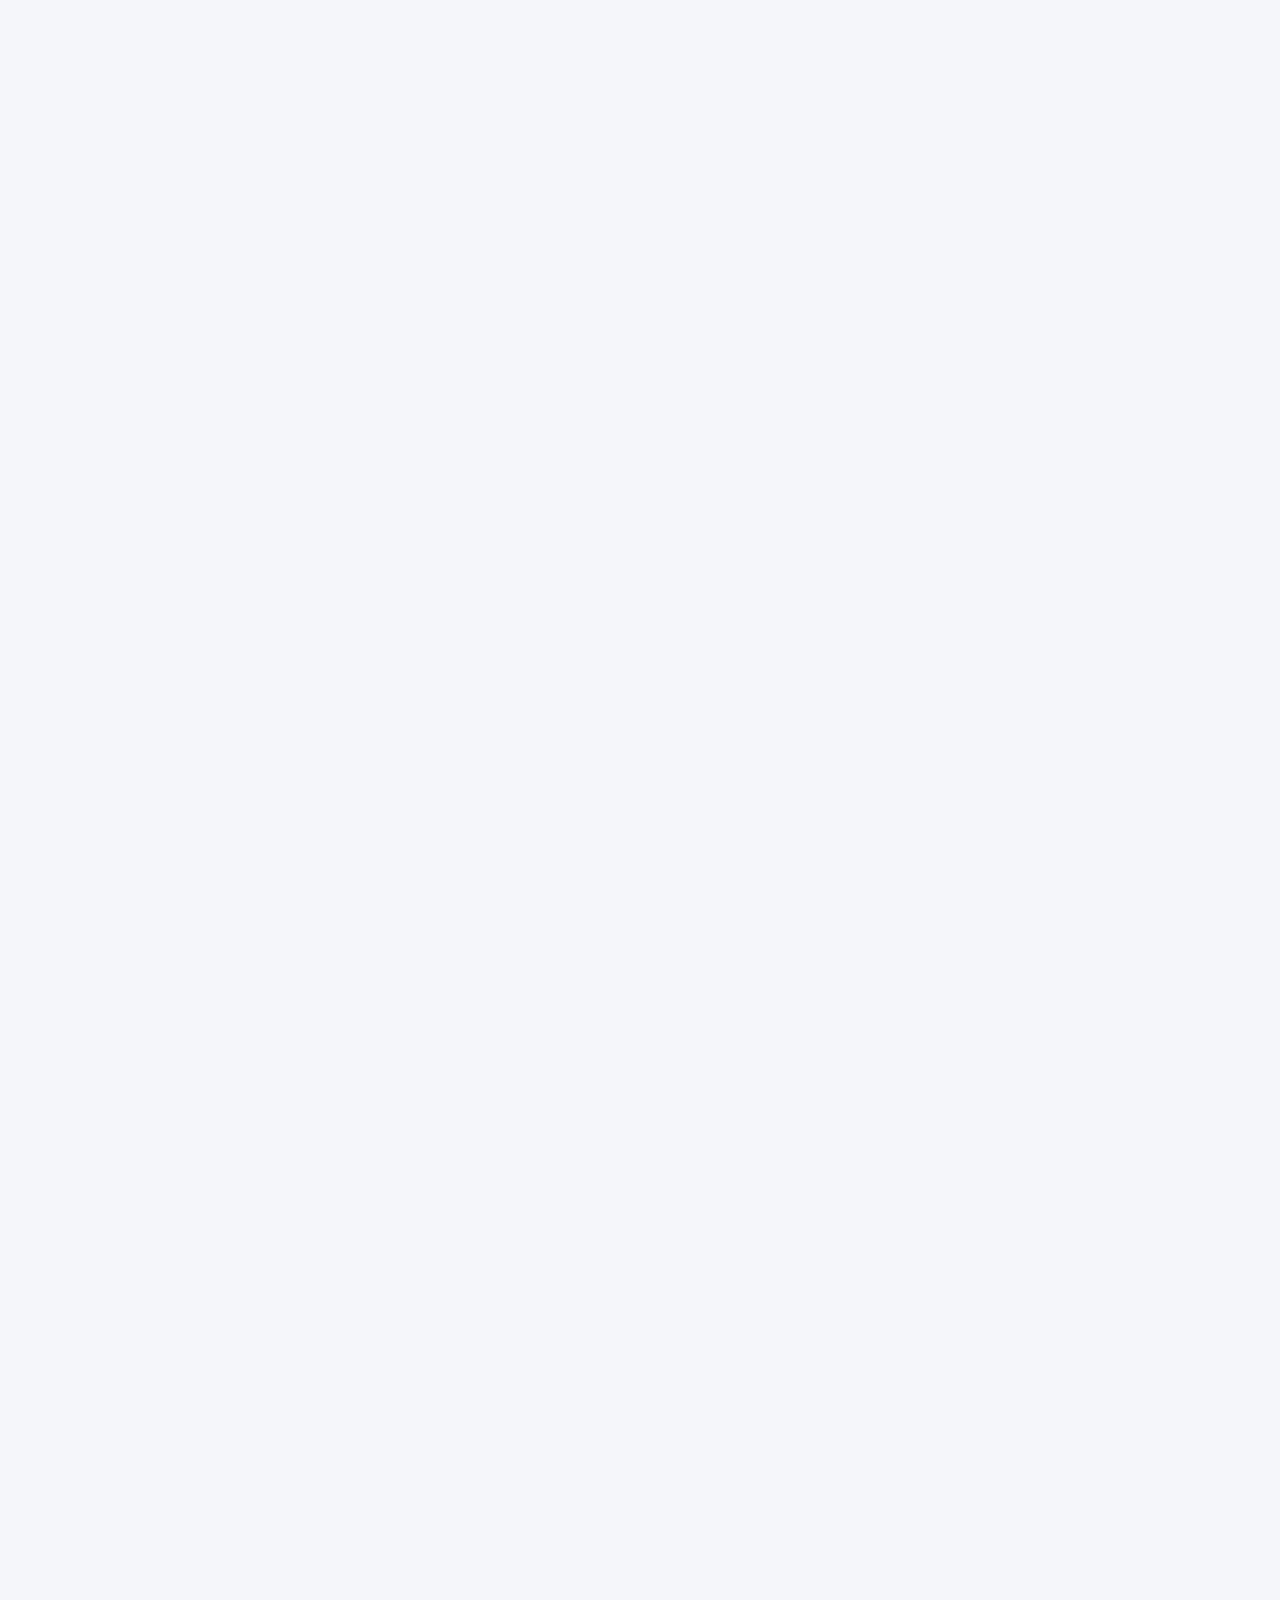
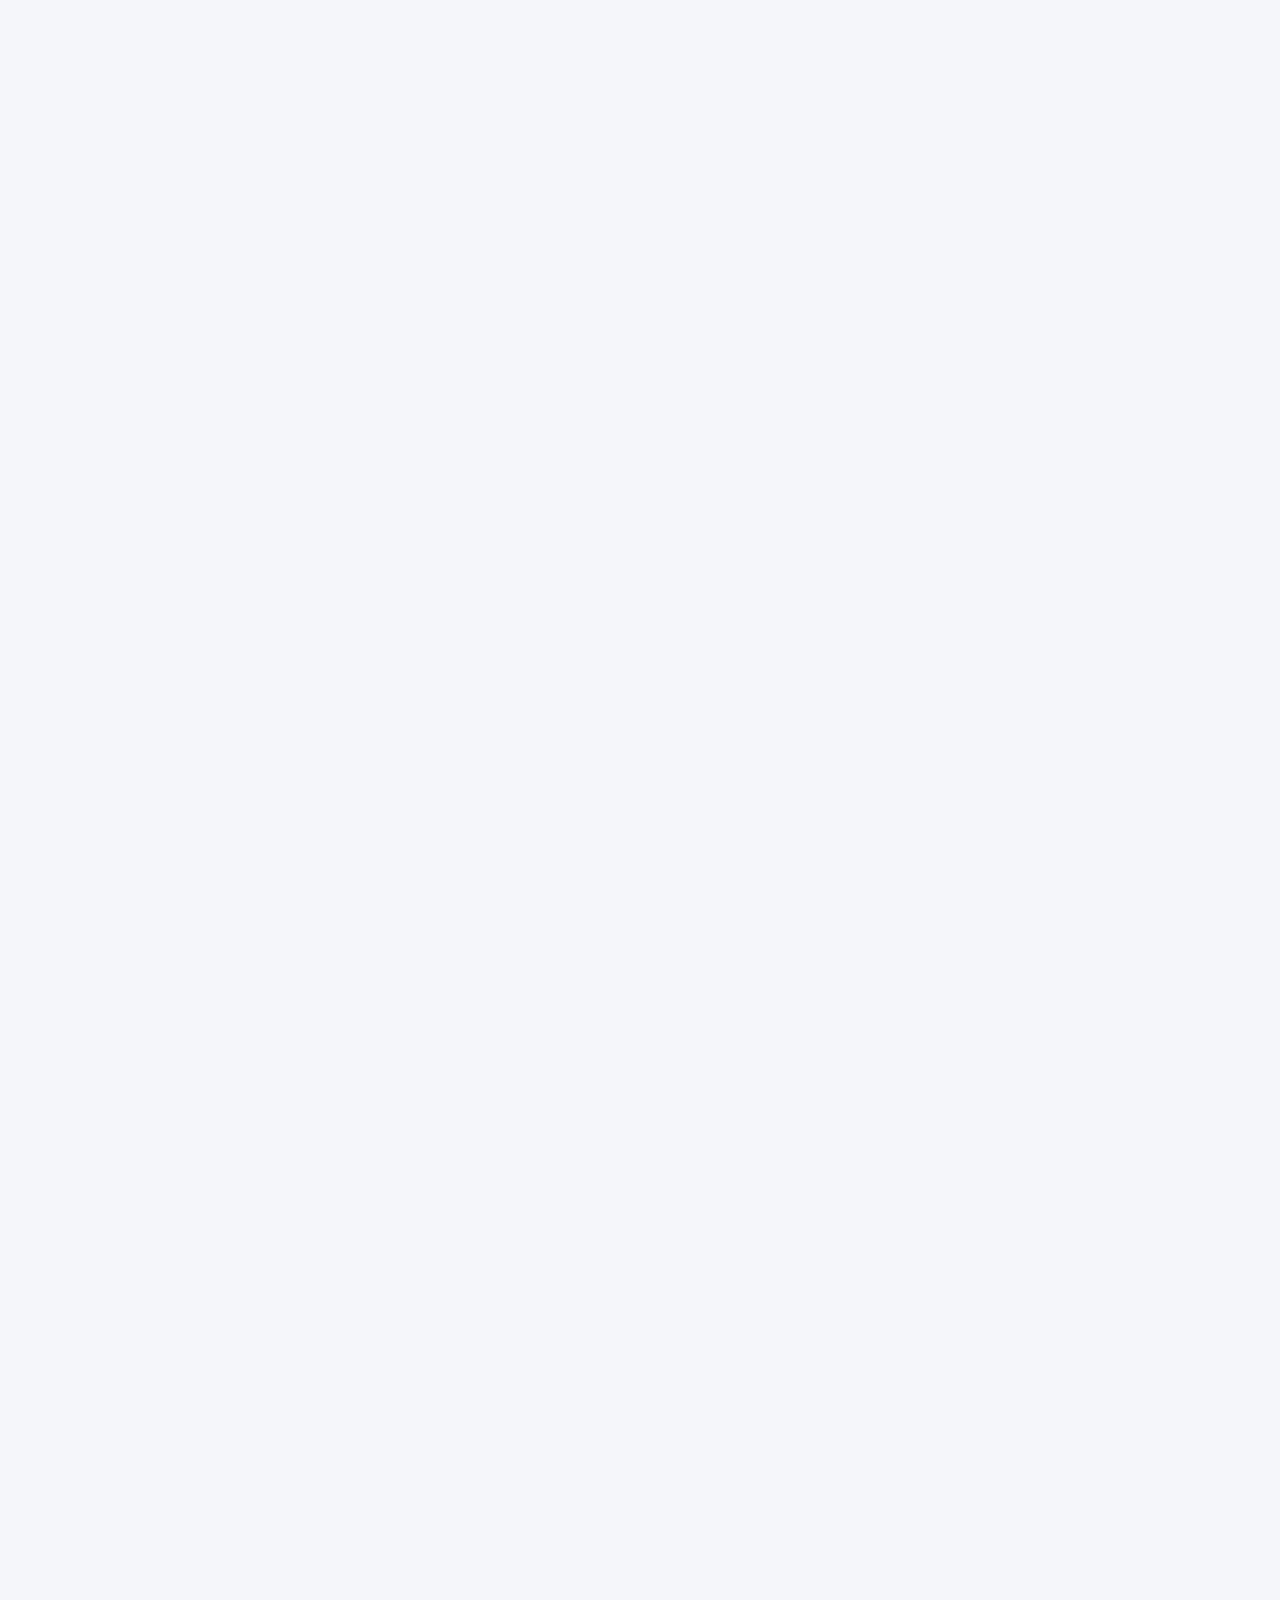
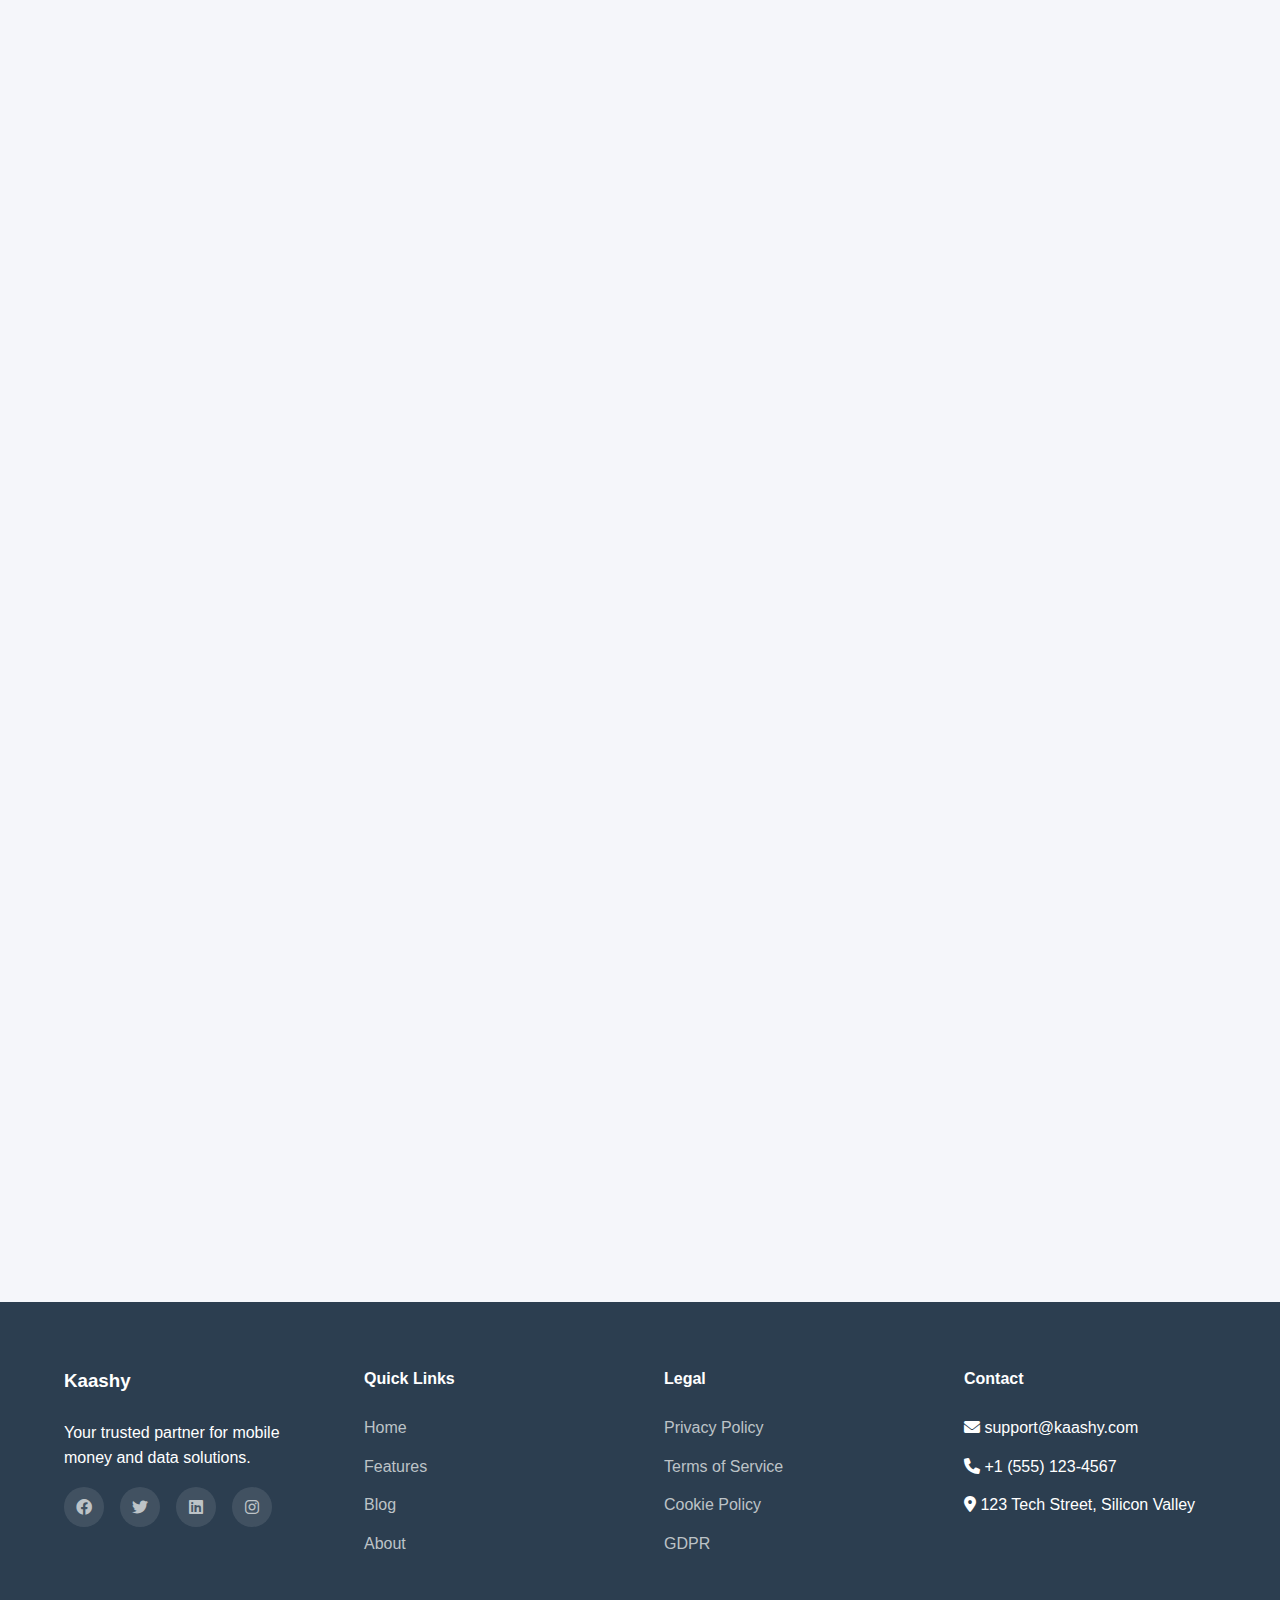
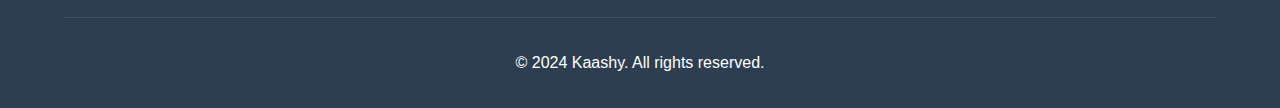
<file: articles/mobile-security.html>
<!DOCTYPE html>
<html lang="en">
<head>
    <meta charset="UTF-8">
    <meta name="viewport" content="width=device-width, initial-scale=1.0">
    <title>Securing Your Mobile Money: Best Practices for 2024 - Kaashy Blog</title>
    <link rel="stylesheet" href="../styles.css">
    <link rel="stylesheet" href="https://cdnjs.cloudflare.com/ajax/libs/font-awesome/6.0.0/css/all.min.css">
    <link href="https://unpkg.com/aos@2.3.1/dist/aos.css" rel="stylesheet">
    <style>
        .article-hero {
            background: linear-gradient(135deg, #6B73FF 0%, #000DFF 100%);
            color: white;
            padding: 8rem 5% 5rem;
            text-align: center;
        }
        .article-content {
            max-width: 800px;
            margin: 0 auto;
            padding: 4rem 5%;
        }
        .article-meta {
            display: flex;
            align-items: center;
            gap: 2rem;
            margin-bottom: 2rem;
            color: #666;
        }
        .article-meta i {
            color: var(--primary-color);
        }
        .article-image {
            width: 100%;
            height: 400px;
            object-fit: cover;
            border-radius: 15px;
            margin-bottom: 2rem;
        }
        .article-body {
            line-height: 1.8;
            color: #333;
        }
        .article-body h2 {
            color: var(--secondary-color);
            margin: 2rem 0 1rem;
        }
        .article-body p {
            margin-bottom: 1.5rem;
        }
        .article-body ul {
            margin-bottom: 1.5rem;
            padding-left: 2rem;
        }
        .article-body li {
            margin-bottom: 0.5rem;
        }
        .share-buttons {
            display: flex;
            gap: 1rem;
            margin: 3rem 0;
        }
        .share-buttons a {
            color: white;
            padding: 0.5rem 1rem;
            border-radius: 5px;
            text-decoration: none;
            display: flex;
            align-items: center;
            gap: 0.5rem;
        }
        .share-buttons .facebook { background: #1877F2; }
        .share-buttons .twitter { background: #1DA1F2; }
        .share-buttons .linkedin { background: #0077B5; }
        .related-posts {
            background: var(--light-gray);
            padding: 4rem 5%;
        }
        .related-posts h2 {
            text-align: center;
            margin-bottom: 2rem;
        }
        .related-grid {
            display: grid;
            grid-template-columns: repeat(auto-fit, minmax(300px, 1fr));
            gap: 2rem;
        }
        .security-tips {
            background: #f8f9fa;
            border-left: 4px solid var(--primary-color);
            padding: 1.5rem;
            margin: 2rem 0;
        }
        .security-tips h3 {
            color: var(--primary-color);
            margin-bottom: 1rem;
        }
    </style>
</head>
<body>
    <!-- Header -->
    <header class="header">
        <div class="logo">
            <h1>Kaashy</h1>
        </div>
        <nav class="nav-desktop">
            <ul>
                <li><a href="../index.html">Home</a></li>
                <li><a href="../features.html">Features</a></li>
                <li><a href="../blog.html" class="active">Blog</a></li>
                <li><a href="../about.html">About</a></li>
            </ul>
        </nav>
        <div class="hamburger">
            <span></span>
            <span></span>
            <span></span>
        </div>
    </header>

    <!-- Mobile Menu -->
    <div class="mobile-menu">
        <div class="close-btn">×</div>
        <ul>
            <li><a href="../index.html">Home</a></li>
            <li><a href="../features.html">Features</a></li>
            <li><a href="../blog.html">Blog</a></li>
            <li><a href="../about.html">About</a></li>
        </ul>
    </div>

    <!-- Article Hero -->
    <section class="article-hero">
        <h1 data-aos="fade-up">Securing Your Mobile Money: Best Practices for 2024</h1>
        <div class="article-meta" data-aos="fade-up" data-aos-delay="100">
            <span><i class="far fa-calendar"></i> March 5, 2024</span>
            <span><i class="far fa-user"></i> By Michael Chen</span>
            <span><i class="far fa-clock"></i> 12 min read</span>
        </div>
    </section>

    <!-- Article Content -->
    <article class="article-content">
        <img src="../art.jpg" alt="Mobile Security" class="article-image" data-aos="fade-up">
        
        <div class="article-body">
            <p>As mobile money adoption continues to grow, ensuring the security of your transactions has never been more important. This comprehensive guide will help you protect your mobile money account and transactions in 2024.</p>

            <h2>Understanding Mobile Money Security</h2>
            <p>Mobile money security involves multiple layers of protection:</p>
            <ul>
                <li>Account security and authentication</li>
                <li>Transaction security</li>
                <li>Device security</li>
                <li>Network security</li>
                <li>Personal security practices</li>
            </ul>

            <div class="security-tips">
                <h3>Quick Security Checklist</h3>
                <ul>
                    <li>Enable two-factor authentication</li>
                    <li>Use a strong PIN or password</li>
                    <li>Keep your device updated</li>
                    <li>Monitor your transactions regularly</li>
                    <li>Never share your PIN or security codes</li>
                </ul>
            </div>

            <h2>Essential Security Measures</h2>
            <h3>1. Strong Authentication</h3>
            <ul>
                <li>Use a unique, complex PIN (at least 6 digits)</li>
                <li>Enable biometric authentication when available</li>
                <li>Set up two-factor authentication</li>
                <li>Use different PINs for different services</li>
            </ul>

            <h3>2. Device Security</h3>
            <ul>
                <li>Keep your device's operating system updated</li>
                <li>Install security updates promptly</li>
                <li>Use a screen lock (PIN, pattern, or biometric)</li>
                <li>Install reputable security apps</li>
                <li>Enable remote tracking and wiping</li>
            </ul>

            <h3>3. Transaction Security</h3>
            <ul>
                <li>Verify recipient details before sending money</li>
                <li>Use official apps and websites only</li>
                <li>Check transaction confirmations carefully</li>
                <li>Keep transaction receipts</li>
                <li>Set up transaction alerts</li>
            </ul>

            <h2>Common Security Threats</h2>
            <p>Be aware of these common security threats:</p>
            <ul>
                <li>Phishing attacks and fake apps</li>
                <li>SIM swap fraud</li>
                <li>Social engineering attacks</li>
                <li>Malware and spyware</li>
                <li>Public Wi-Fi risks</li>
            </ul>

            <h2>Best Practices for Different Scenarios</h2>
            <h3>Making Transactions</h3>
            <ul>
                <li>Always verify recipient details</li>
                <li>Use secure networks for transactions</li>
                <li>Keep your transaction history</li>
                <li>Set up transaction limits</li>
            </ul>

            <h3>Traveling with Mobile Money</h3>
            <ul>
                <li>Inform your provider before traveling</li>
                <li>Set up travel notifications</li>
                <li>Keep emergency contact numbers</li>
                <li>Use secure networks abroad</li>
            </ul>

            <h2>What to Do If You Suspect Fraud</h2>
            <ol>
                <li>Contact your mobile money provider immediately</li>
                <li>Freeze your account if possible</li>
                <li>Report the incident to relevant authorities</li>
                <li>Change your PIN and security settings</li>
                <li>Monitor your account for suspicious activity</li>
            </ol>

            <h2>Future Security Trends</h2>
            <p>Stay ahead of security trends:</p>
            <ul>
                <li>AI-powered fraud detection</li>
                <li>Blockchain-based security</li>
                <li>Advanced biometric authentication</li>
                <li>Real-time transaction monitoring</li>
            </ul>

            <h2>Conclusion</h2>
            <p>Mobile money security is a shared responsibility between users and providers. By following these best practices and staying informed about security threats, you can significantly reduce the risk of fraud and ensure safe transactions.</p>
        </div>

        <!-- Share Buttons -->
        <div class="share-buttons">
            <a href="#" class="facebook"><i class="fab fa-facebook-f"></i> Share</a>
            <a href="#" class="twitter"><i class="fab fa-twitter"></i> Tweet</a>
            <a href="#" class="linkedin"><i class="fab fa-linkedin-in"></i> Share</a>
        </div>
    </article>

    <!-- Related Posts -->
    <section class="related-posts">
        <h2>Related Articles</h2>
        <div class="related-grid">
            <article class="blog-card" data-aos="fade-up">
                <img src="../art.jpg" alt="Mobile Money Revolution" class="blog-image">
                <div class="blog-content">
                    <div class="blog-date">March 15, 2024</div>
                    <h2 class="blog-title">The Rise of Mobile Money in Africa: A Digital Revolution</h2>
                    <p class="blog-excerpt">Exploring the growth of mobile money across Africa.</p>
                    <a href="mobile-money-revolution.html" class="read-more">Read More <i class="fas fa-arrow-right"></i></a>
                </div>
            </article>
            <article class="blog-card" data-aos="fade-up" data-aos-delay="100">
                <img src="../art.jpg" alt="Data Bundles Guide" class="blog-image">
                <div class="blog-content">
                    <div class="blog-date">March 10, 2024</div>
                    <h2 class="blog-title">Smart Data Bundle Selection: A Complete Guide</h2>
                    <p class="blog-excerpt">Learn how to choose the perfect data bundle for your needs.</p>
                    <a href="data-bundle-guide.html" class="read-more">Read More <i class="fas fa-arrow-right"></i></a>
                </div>
            </article>
        </div>
    </section>

    <!-- Footer -->
    <footer class="footer">
        <div class="footer-content">
            <div class="footer-section">
                <h3>Kaashy</h3>
                <p>Your trusted partner for mobile money and data solutions.</p>
                <div class="social-links">
                    <a href="#"><i class="fab fa-facebook"></i></a>
                    <a href="#"><i class="fab fa-twitter"></i></a>
                    <a href="#"><i class="fab fa-linkedin"></i></a>
                    <a href="#"><i class="fab fa-instagram"></i></a>
                </div>
            </div>
            <div class="footer-section">
                <h4>Quick Links</h4>
                <ul>
                    <li><a href="../index.html">Home</a></li>
                    <li><a href="../features.html">Features</a></li>
                    <li><a href="../blog.html">Blog</a></li>
                    <li><a href="../about.html">About</a></li>
                </ul>
            </div>
            <div class="footer-section">
                <h4>Legal</h4>
                <ul>
                    <li><a href="#">Privacy Policy</a></li>
                    <li><a href="#">Terms of Service</a></li>
                    <li><a href="#">Cookie Policy</a></li>
                    <li><a href="#">GDPR</a></li>
                </ul>
            </div>
            <div class="footer-section">
                <h4>Contact</h4>
                <ul>
                    <li><i class="fas fa-envelope"></i> support@kaashy.com</li>
                    <li><i class="fas fa-phone"></i> +1 (555) 123-4567</li>
                    <li><i class="fas fa-map-marker-alt"></i> 123 Tech Street, Silicon Valley</li>
                </ul>
            </div>
        </div>
        <div class="footer-bottom">
            <p>&copy; 2024 Kaashy. All rights reserved.</p>
        </div>
    </footer>

    <script src="https://unpkg.com/aos@2.3.1/dist/aos.js"></script>
    <script src="../script.js"></script>
</body>
</html>
</file>
<file: css/about.css>
.about-hero {
    background: linear-gradient(135deg, #FF6B6B 0%, #FF8E53 100%);
    color: white;
    padding: 8rem 5% 5rem;
    text-align: center;
}
.about-section {
    padding: 5rem 5%;
}
.about-section:nth-child(even) {
    background: var(--light-gray);
}
.about-section h2 {
    text-align: center;
}
.mission-vision {
    display: grid;
    grid-template-columns: repeat(auto-fit, minmax(300px, 1fr));
    gap: 2rem;
    margin-top: 3rem;
}
.mission-card, .vision-card {
    background: white;
    padding: 2rem;
    border-radius: 15px;
    box-shadow: 0 5px 15px rgba(0, 0, 0, 0.05);
    text-align: center;
}
.mission-card i, .vision-card i {
    font-size: 3rem;
    color: var(--primary-color);
    margin-bottom: 1.5rem;
}
.team-grid {
    display: grid;
    grid-template-columns: repeat(auto-fit, minmax(250px, 1fr));
    gap: 2rem;
    margin-top: 3rem;
}
.team-member {
    background: white;
    border-radius: 15px;
    overflow: hidden;
    box-shadow: 0 5px 15px rgba(0, 0, 0, 0.05);
    text-align: center;
    padding-top: 30px;
}
.team-image {
    width: 100%;
    height: 300px;
    object-fit: cover;
}
.team-info {
    padding: 1.5rem;
}
.team-info h3 {
    margin-bottom: 0.5rem;
    color: var(--secondary-color);
}
.team-info p {
    color: #666;
    margin-bottom: 1rem;
}
.team-social {
    display: flex;
    justify-content: center;
    gap: 1rem;
}
.team-social a {
    color: var(--primary-color);
    font-size: 1.2rem;
    transition: var(--transition);
}
.team-social a:hover {
    color: var(--secondary-color);
}
.values-grid {
    display: grid;
    grid-template-columns: repeat(auto-fit, minmax(200px, 1fr));
    gap: 2rem;
    margin-top: 3rem;
}
.value-card {
    text-align: center;
    padding: 2rem;
}
.value-card i {
    font-size: 2.5rem;
    color: var(--primary-color);
    margin-bottom: 1rem;
}
.contact-container {
    display: grid;
    grid-template-columns: 1fr 2fr;
    gap: 3rem;
    margin-top: 3rem;
    background: white;
    padding: 2rem;
    border-radius: 15px;
    box-shadow: 0 5px 15px rgba(0, 0, 0, 0.05);
}
.contact-info {
    display: flex;
    flex-direction: column;
    gap: 2rem;
}
.info-item {
    display: flex;
    align-items: flex-start;
    gap: 1rem;
}
.info-item i {
    font-size: 1.5rem;
    color: var(--primary-color);
    margin-top: 0.5rem;
}
.info-item h3 {
    color: var(--secondary-color);
    margin-bottom: 0.5rem;
}
.contact-form {
    display: grid;
    gap: 1.5rem;
}
.form-group {
    position: relative;
}
.form-group input,
.form-group textarea {
    width: 100%;
    padding: 1rem;
    border: 1px solid #ddd;
    border-radius: 8px;
    font-size: 1rem;
    transition: var(--transition);
}
.form-group textarea {
    height: 150px;
    resize: vertical;
}
.form-group label {
    position: absolute;
    left: 1rem;
    top: 1rem;
    color: #666;
    transition: var(--transition);
    pointer-events: none;
}
.form-group input:focus,
.form-group textarea:focus {
    border-color: var(--primary-color);
    outline: none;
}
.form-group input:focus + label,
.form-group textarea:focus + label,
.form-group input:not(:placeholder-shown) + label,
.form-group textarea:not(:placeholder-shown) + label {
    top: -0.5rem;
    left: 0.5rem;
    font-size: 0.8rem;
    background: white;
    padding: 0 0.5rem;
    color: var(--primary-color);
}
.form-group input::placeholder,
.form-group textarea::placeholder {
    color: transparent;
}
@media (max-width: 768px) {
    .contact-container {
        grid-template-columns: 1fr;
    }
}
.circle-image {
    width: 160px !important;
    height: 160px !important;
    border-radius: 50%;
    object-fit: cover;
    margin: 0 auto 1rem auto;
    display: block;
    border: 3px solid var(--primary-color);
    box-shadow: 0 2px 8px rgba(0,0,0,0.08);
}
</file>
<file: styles.css>
/* Reset and Base Styles */
* {
    margin: 0;
    padding: 0;
    box-sizing: border-box;
}

:root {
    --primary-color: #7600c0;
    --secondary-color: #2c3e50;
    --accent-color: #e74c3c;
    --text-color: #333;
    --light-gray: #f5f6fa;
    --white: #ffffff;
    --transition: all 0.3s ease;
}

body {
    font-family: 'Segoe UI', Tahoma, Geneva, Verdana, sans-serif;
    line-height: 1.6;
    color: var(--text-color);
}

/* Header Styles */
.header {
    position: fixed;
    top: 0;
    left: 0;
    width: 100%;
    padding: 1rem 5%;
    background: var(--white);
    box-shadow: 0 2px 10px rgba(0, 0, 0, 0.1);
    display: flex;
    justify-content: space-between;
    align-items: center;
    z-index: 1000;
}

.logo h1 {
    color: var(--primary-color);
    font-size: 2rem;
    font-weight: 700;
}

.nav-desktop ul {
    display: flex;
    list-style: none;
    gap: 2rem;
}

.nav-desktop a {
  position: relative;
  display: inline-block;
  text-decoration: none;
  color: inherit;
}

.nav-desktop a::after {
  content: '';
  position: absolute;
  left: 0;
  bottom: -5px;
  width: 100%;
  height: 2px;
  background-color: var(--primary-color);
  transform: scaleX(0);
  transform-origin: left;
  transition: transform 0.3s ease;
}

.nav-desktop a:hover::after,
.nav-desktop a.active::after {
  transform: scaleX(1);
}
/* .nav-desktop a:hover {
    color: var(--primary-color);
} */
.nav-desktop a.active {
    color: var(--primary-color);
    
}

.logo img {
    height: 50px;
    margin-top: 5px;
}


.hamburger {
    display: none;
    flex-direction: column;
    gap: 6px;
    cursor: pointer;
}

.hamburger span {
    width: 30px;
    height: 3px;
    background: var(--text-color);
    transition: var(--transition);
}

/* Mobile Menu */
.mobile-menu {
    position: fixed;
    top: 70px;
    left: 0;
    width: 100%;
    height: calc(100vh - 70px);
    background: var(--white);
    padding: 2rem;
    transform: translateX(-100%);
    transition: var(--transition);
    z-index: 999;
}

.mobile-menu.active {
    transform: translateX(0);
}

.mobile-menu ul {
    list-style: none;
    margin-bottom: 2rem;
}

.mobile-menu li {
    margin-bottom: 1rem;
}

.mobile-menu a {
    text-decoration: none;
    color: var(--text-color);
    font-size: 1.2rem;
    display: block;
    padding: 0.5rem 0;
}

.close-btn {
    position: absolute;
    top: 1rem;
    right: 1rem;
    font-size: 2rem;
    cursor: pointer;
    color: var(--text-color);
}

.mobile-download-buttons {
    position: absolute;
    bottom: 2rem;
    left: 0;
    width: 100%;
    padding: 0 2rem;
    display: flex;
    gap: 1rem;
}

.download-btn {
    flex: 1;
    display: flex;
    align-items: center;
    justify-content: center;
    gap: 0.5rem;
    padding: 1rem;
    border-radius: 8px;
    text-decoration: none;
    color: var(--white);
    font-weight: 500;
    transition: var(--transition);
}

.download-btn.android {
    background: #3ddc84;
}

.download-btn.ios {
    background: #000;
}

/* Hero Section */
.hero {
    padding: 8rem 5% 5rem;
    display: flex;
    align-items: center;
    gap: 4rem;
    background: linear-gradient(135deg, #f5f7fa 0%, #c3cfe2 100%);
    min-height: 100vh;
}

.hero-content {
    flex: 1;
}

.hero-content h1 {
    font-size: 3.5rem;
    margin-bottom: 1.5rem;
    color: var(--secondary-color);
}

.hero-content p {
    font-size: 1.2rem;
    margin-bottom: 2rem;
    color: #666;
}

.hero-image {
    flex: 1;
}

.hero-image img {
    width: 100%;
    border-radius: 20px;
    box-shadow: 0 20px 40px rgba(0, 0, 0, 0.1);
}

/* Buttons */
.btn {
    display: inline-block;
    padding: 1rem 2rem;
    border-radius: 8px;
    text-decoration: none;
    font-weight: 500;
    transition: var(--transition);
}

.btn.primary {
    background: var(--primary-color);
    color: var(--white);
}

.btn.secondary {
    background: transparent;
    color: var(--primary-color);
    border: 2px solid var(--primary-color);
    margin-left: 1rem;
}

.btn:hover {
    transform: translateY(-2px);
    box-shadow: 0 5px 15px rgba(0, 0, 0, 0.1);
}

/* Features Preview */
.features-preview {
    padding: 5rem 5%;
    background: var(--white);
}

.features-preview h2 {
    text-align: center;
    font-size: 2.5rem;
    margin-bottom: 3rem;
    color: var(--secondary-color);
}

.features-grid {
    display: grid;
    grid-template-columns: repeat(4, 1fr);
    gap: 1.5rem;
    max-width: 1200px;
    margin: 0 auto;
}

.feature-card {
    padding: 1.5rem;
    background: var(--white);
    border-radius: 15px;
    text-align: center;
    transition: var(--transition);
    box-shadow: 0 5px 15px rgba(0, 0, 0, 0.05);
}

.feature-card:hover {
    transform: translateY(-5px);
    box-shadow: 0 15px 30px rgba(0, 0, 0, 0.1);
}

.feature-card i {
    font-size: 2rem;
    color: var(--primary-color);
    margin-bottom: 0.8rem;
}

.feature-card h3 {
    font-size: 1.1rem;
    margin-bottom: 0.8rem;
    color: var(--secondary-color);
}

.feature-card p {
    font-size: 0.9rem;
    color: #666;
}

/* Testimonials */
.testimonials {
    padding: 80px 20px;
    background: linear-gradient(135deg, #f8f9fa 0%, #e9ecef 100%);
    overflow: hidden;
}

.testimonials h2 {
    text-align: center;
    margin-bottom: 50px;
    color: var(--secondary-color);
    font-size: 2.2rem;
    font-weight: 600;
}

.testimonials-container {
    max-width: 1200px;
    margin: 0 auto;
    position: relative;
}

.testimonials-track {
    display: flex;
    transition: transform 0.5s ease;
    gap: 30px;
}

.testimonial {
    min-width: calc(25% - 23px);
    background: var(--white);
    padding: 30px;
    border-radius: 20px;
    box-shadow: 0 10px 30px rgba(0, 0, 0, 0.05);
    transition: all 0.3s ease;
}

.testimonial:hover {
    transform: translateY(-5px);
    box-shadow: 0 15px 40px rgba(0, 0, 0, 0.1);
}

.testimonial-content {
    margin-bottom: 25px;
}

.testimonial-content i {
    color: var(--primary-color);
    font-size: 1.5rem;
    margin-bottom: 15px;
    display: block;
}

.testimonial-content p {
    font-size: 1rem;
    line-height: 1.6;
    color: var(--text-color);
    font-style: italic;
}

.testimonial-author {
    display: flex;
    align-items: center;
    gap: 15px;
}

.testimonial-author img {
    width: 60px;
    height: 60px;
    border-radius: 50%;
    object-fit: cover;
    border: 2px solid var(--primary-color);
}

.author-info h4 {
    color: var(--secondary-color);
    font-size: 1.1rem;
    margin-bottom: 5px;
}

.author-info p {
    color: var(--primary-color);
    font-size: 0.9rem;
}

.testimonial-controls {
    display: flex;
    justify-content: center;
    align-items: center;
    gap: 20px;
    margin-top: 40px;
}

.prev-btn,
.next-btn {
    background: var(--white);
    border: none;
    width: 40px;
    height: 40px;
    border-radius: 50%;
    display: flex;
    align-items: center;
    justify-content: center;
    cursor: pointer;
    box-shadow: 0 2px 10px rgba(0, 0, 0, 0.1);
    transition: all 0.3s ease;
}

.prev-btn:hover,
.next-btn:hover {
    background: var(--primary-color);
    color: var(--white);
    transform: translateY(-2px);
}

.testimonial-dots {
    display: flex;
    gap: 10px;
}

.dot {
    width: 10px;
    height: 10px;
    border-radius: 50%;
    background: #ddd;
    cursor: pointer;
    transition: all 0.3s ease;
}

.dot.active {
    /* background: var(--primary-color); */
    transform: scale(1.2);
}

@media (max-width: 1024px) {
    .testimonial {
        min-width: calc(33.333% - 20px);
    }
}

@media (max-width: 768px) {
    .testimonial {
        min-width: calc(50% - 15px);
    }
    .dot.active {
    background: var(--primary-color);
    transform: scale(1.2);
}
}

@media (max-width: 480px) {
    .testimonial {
        min-width: 100%;
    }
    
    .testimonials-track {
        gap: 20px;
    }
}

/* CTA Section */
.cta-section {
    padding: 5rem 5%;
    text-align: center;
    background: linear-gradient(135deg, var(--primary-color) 0%, #2980b9 100%);
    color: var(--white);
}

.cta-section h2 {
    font-size: 2.5rem;
    margin-bottom: 1rem;
}

.cta-section p {
    margin-bottom: 2rem;
    font-size: 1.2rem;
}

/* Footer */
.footer {
    background: var(--secondary-color);
    color: var(--white);
    padding: 4rem 5% 2rem;
}

.footer-content {
    display: grid;
    grid-template-columns: repeat(auto-fit, minmax(200px, 1fr));
    gap: 3rem;
    margin-bottom: 3rem;
}

.footer-section h3,
.footer-section h4 {
    margin-bottom: 1.5rem;
    color: var(--white);
}

.footer-section ul {
    list-style: none;
}

.footer-section ul li {
    margin-bottom: 0.8rem;
}

.footer-section a {
    color: #bdc3c7;
    text-decoration: none;
    transition: var(--transition);
}

.footer-section a:hover {
    color: var(--white);
}

.social-links {
    display: flex;
    gap: 1rem;
    margin-top: 1rem;
}

.social-links a {
    width: 40px;
    height: 40px;
    border-radius: 50%;
    background: rgba(255, 255, 255, 0.1);
    display: flex;
    align-items: center;
    justify-content: center;
    transition: var(--transition);
}

.social-links a:hover {
    background: var(--primary-color);
    transform: translateY(-3px);
}

.footer-bottom {
    text-align: center;
    padding-top: 2rem;
    border-top: 1px solid rgba(255, 255, 255, 0.1);
}

/* Responsive Design */
@media (max-width: 1024px) {
    .features-grid {
        grid-template-columns: repeat(2, 1fr);
    }
}

@media (max-width: 768px) {
    .nav-desktop {
        display: none;
    }

    .hamburger {
        display: flex;
    }

    .hero {
        flex-direction: column;
        text-align: center;
        padding-top: 6rem;
    }

    .hero-content h1 {
        font-size: 2.5rem;
    }

    .cta-buttons {
        display: flex;
        flex-direction: column;
        gap: 1rem;
    }

    .btn.secondary {
        margin-left: 0;
    }

    .features-grid {
        grid-template-columns: 1fr;
    }
}

/* Animations */
@keyframes fadeIn {
    from {
        opacity: 0;
        transform: translateY(20px);
    }
    to {
        opacity: 1;
        transform: translateY(0);
    }
}

[data-aos] {
    opacity: 0;
    transform: translateY(20px);
    transition: opacity 0.6s ease, transform 0.6s ease;
}

[data-aos].aos-animate {
    opacity: 1;
    transform: translateY(0);
}

/* Co-Founders Section */
.co-founders {
    padding: 60px 20px;
    background: linear-gradient(135deg, #f8f9fa 0%, #e9ecef 100%);
}

.co-founders h2 {
    text-align: center;
    margin-bottom: 40px;
    color: var(--secondary-color);
    font-size: 2rem;
    font-weight: 600;
}

.founders-container {
    display: flex;
    justify-content: center;
    align-items: center;
    gap: 50px;
    max-width: 800px;
    margin: 0 auto;
}

.founder-card {
    text-align: center;
    background: var(--white);
    padding: 30px;
    border-radius: 20px;
    box-shadow: 0 10px 30px rgba(0, 0, 0, 0.05);
    transition: all 0.3s ease;
}

.founder-card:hover {
    transform: translateY(-5px);
    box-shadow: 0 15px 40px rgba(0, 0, 0, 0.1);
}

.founder-image {
    width: 150px;
    height: 150px;
    margin: 0 auto 20px;
    border-radius: 50%;
    overflow: hidden;
    border: 4px solid var(--primary-color);
    box-shadow: 0 5px 15px rgba(0, 0, 0, 0.1);
    position: relative;
}

.founder-image::after {
    content: '';
    position: absolute;
    top: 0;
    left: 0;
    right: 0;
    bottom: 0;
    border-radius: 50%;
    box-shadow: inset 0 0 20px rgba(0, 0, 0, 0.1);
}

.founder-image img {
    width: 100%;
    height: 100%;
    object-fit: cover;
    transition: transform 0.5s ease;
}

.founder-card:hover .founder-image img {
    transform: scale(1.1);
}

.founder-info {
    margin-top: 20px;
}

.founder-info h3 {
    margin: 0 0 5px;
    color: var(--secondary-color);
    font-size: 1.3rem;
    font-weight: 600;
}

.founder-title {
    color: var(--primary-color);
    font-size: 0.9rem;
    margin-bottom: 15px;
    font-weight: 500;
}

.founder-social {
    display: flex;
    justify-content: center;
    gap: 15px;
}

.founder-social a {
    color: var(--secondary-color);
    font-size: 1.2rem;
    transition: all 0.3s ease;
    width: 35px;
    height: 35px;
    display: flex;
    align-items: center;
    justify-content: center;
    border-radius: 50%;
    background: var(--light-gray);
}

.founder-social a:hover {
    color: var(--white);
    background: var(--primary-color);
    transform: translateY(-2px);
}

@media (max-width: 768px) {
    .founders-container {
        flex-direction: column;
        gap: 30px;
    }
    
    .founder-card {
        width: 100%;
        max-width: 320px;
    }
}
</file>
